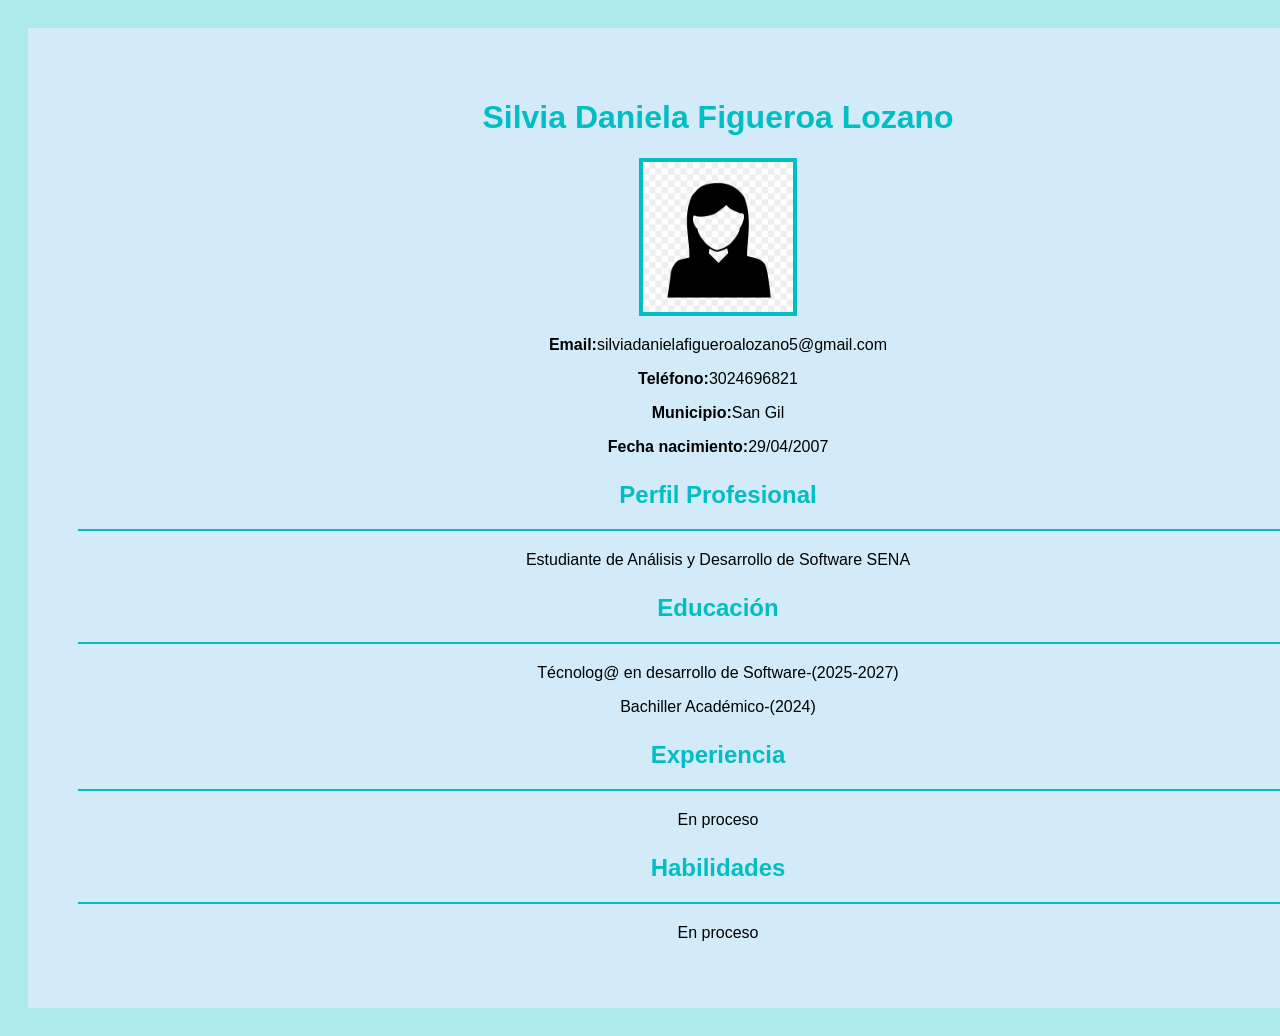
<file: Hojadevida/index.html>
<!DOCTYPE html>
<html lang="en">

<head>
    <meta charset="UTF-8">
    <meta name="viewport" content="width=device-width, initial-scale=1.0">
    <title>Hoja de vida-Silvia Figueroa</title>
    <style>
        * {
            margin: 0 px;
            width: 100%;
            font-family: Arial;

        }

        body {
            background-color: rgb(174, 233, 233);
            padding: 20px;
            text-align: center;
        }

        #contenedor {
            padding: 50px;
            padding: white;
            background-color: #d3ebf8;
            margin-top: 25 px;
            width: 100%;
        }

        #contenedor h1 {
            color: rgb(1, 189, 196);
        }

        #imagen {
            align-items: center;
        
            
            width: 100%;
            text-align: center;
        }
.foto{
    width:150px; 
    border: 4px solid rgb(1, 189, 196);
    
}
        #contacto {
            margin-top: 10px;
        }

        #perfil,
        #educación,
        #experiencia,
        #habilidades {
            margin-top: 25px;
        }

        h2 {
            color: rgb(1, 189, 196);
            border-bottom: 2px solid rgb(1, 189, 196);
            padding-bottom: 20px;
        }
    </style>
</head>

<body>
    <div id="contenedor">
        <div id="encabezado">
            <h1>Silvia Daniela Figueroa Lozano</h1>
        </div>
        <div id="imagen">
            <img class="foto" src="img.png" alt="Foto ">
        </div>
        <div class="contacto">
            <p><strong>Email:</strong>silviadanielafigueroalozano5@gmail.com</p>
            <p><strong>Teléfono:</strong>3024696821</p>
            <p><strong>Municipio:</strong>San Gil</p>
            <p><strong>Fecha nacimiento:</strong>29/04/2007</p>
        </div>
        <div id="perfil">
            <h2>Perfil Profesional</h2>
            <p>Estudiante de Análisis y Desarrollo de Software SENA</p>
        </div>
        <div id="educación">
            <h2>Educación</h2>
            <p>Técnolog@ en desarrollo de Software-(2025-2027)</p>
            <p>Bachiller Académico-(2024)</p>
        </div>
        <div id="experiencia">
            <h2>Experiencia</h2>
            <p>En proceso</p>
        </div>
        <div id="habilidades">
            <h2>Habilidades</h2>
            <p>En proceso</p>
        </div>
    </div>
</body>

</html>
</file>
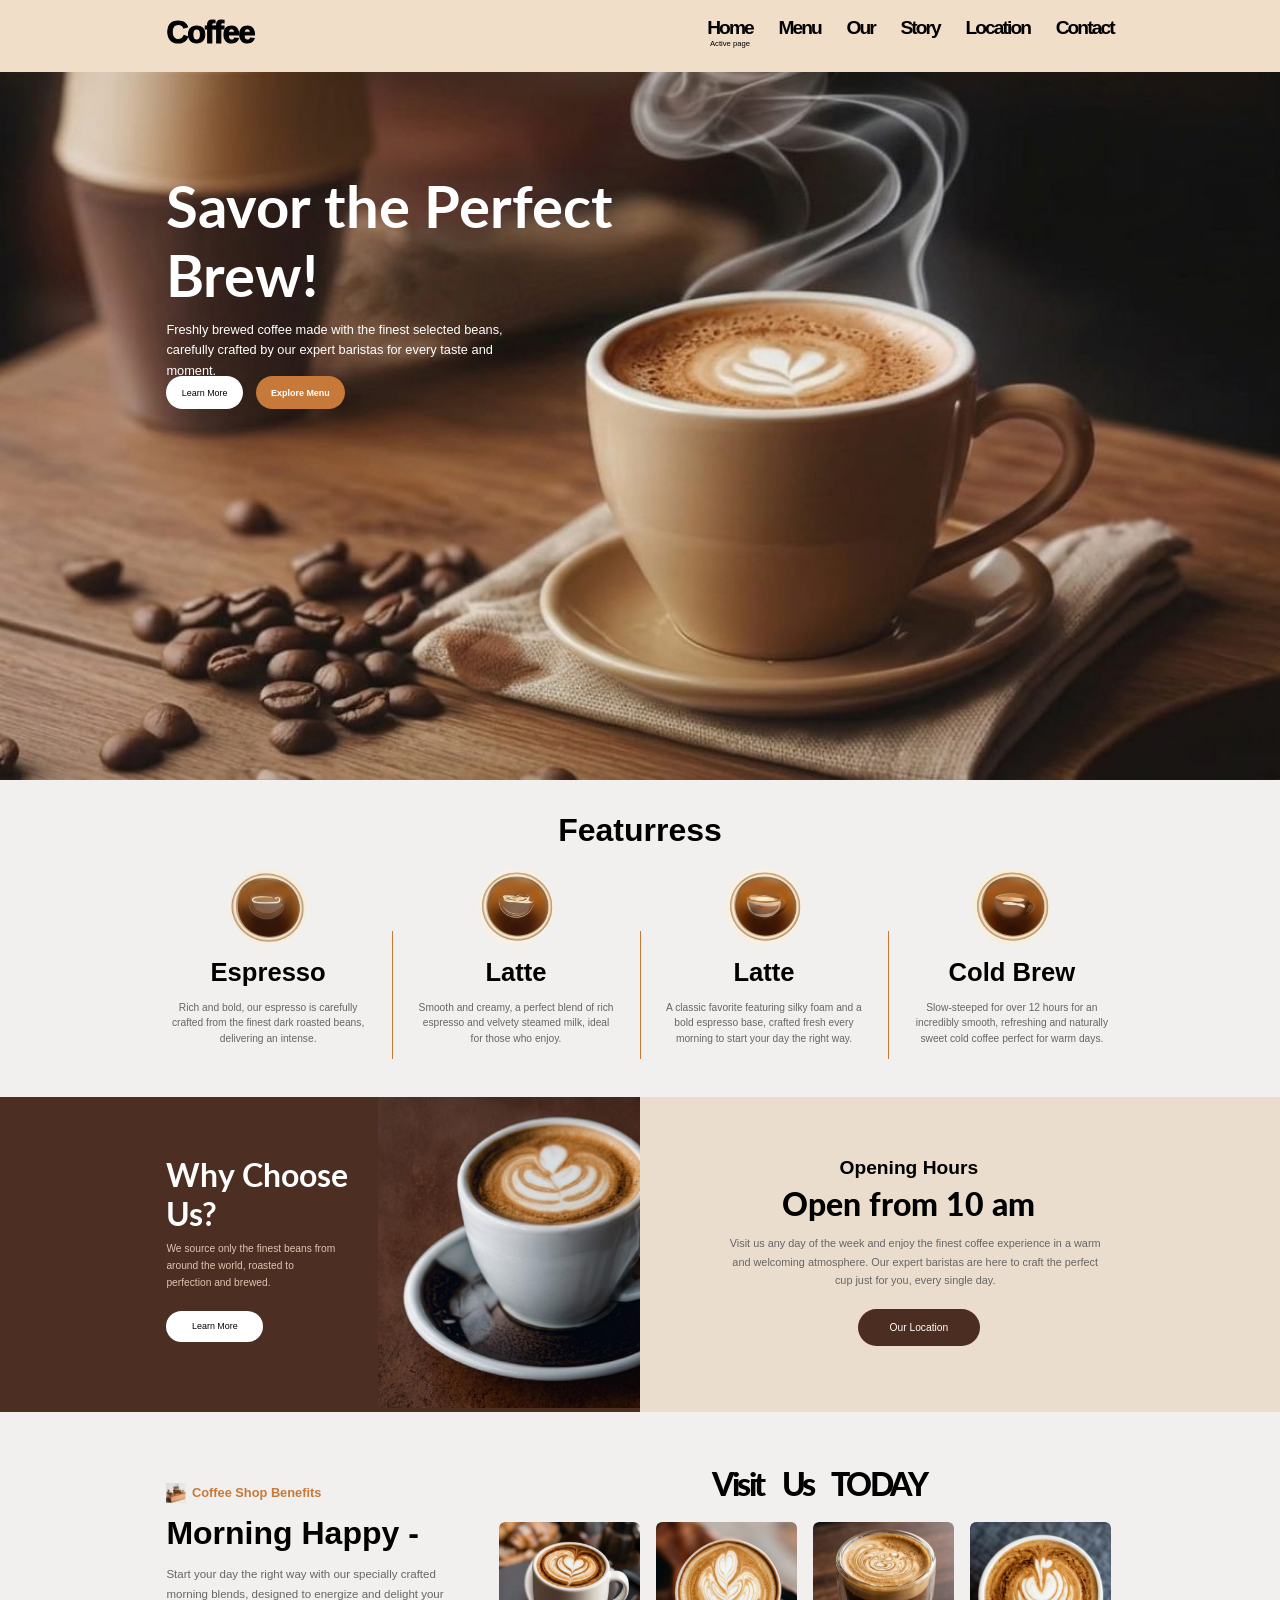
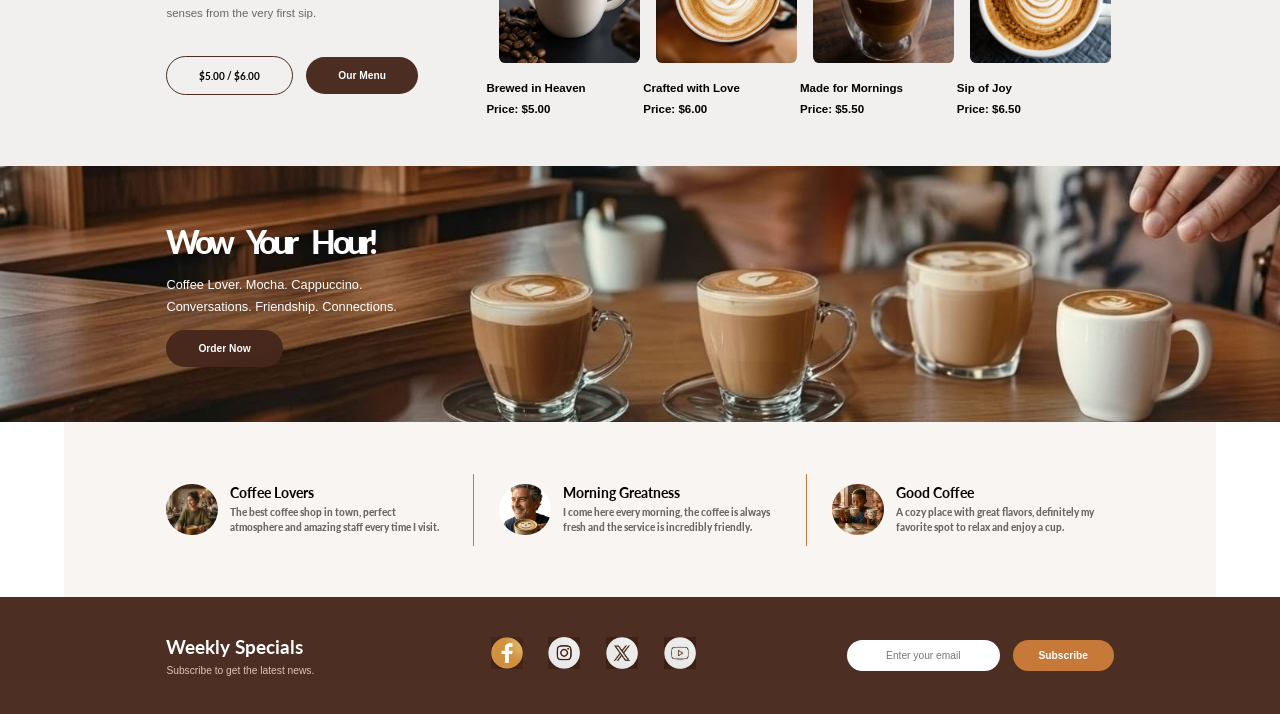
<file: PagCafe/index.html>
<!DOCTYPE html>
<html lang="es">

<head>
    <meta charset="UTF-8">
    <meta name="viewport" content="width=device-width, initial-scale=1.0">
    <title>Página Café</title>

    <link rel="preconnect" href="https://fonts.googleapis.com">
    <link rel="preconnect" href="https://fonts.gstatic.com" crossorigin>
    <link
        href="https://fonts.googleapis.com/css2?family=Great+Vibes&family=Montserrat:ital,wght@0,100..900;1,100..900&family=Playfair+Display:ital,wght@0,400..900;1,400..900&display=swap"
        rel="stylesheet">
    <link href="https://fonts.googleapis.com/css2?family=Lato:wght@700&display=swap" rel="stylesheet">

    <link rel="stylesheet" href="style.css">
</head>

<body>

    <header>
        <nav class="nav-box">
            <div class="box-left">
                <h2 class="text1">Coffee</h2>
            </div>

            <input type="checkbox" id="hamburger-toggle" class="hamburger-toggle">

            <label class="hamburger" for="hamburger-toggle" aria-label="Abrir menú de navegación">
                <span></span>
                <span></span>
                <span></span>
            </label>

            <div class="box-right">
                <a href="#Home">Home <span class="pagina-activa">Active&nbsp;page</span></a>
                <a href="#Menu">Menu</a>
                <a href="#Our">Our</a>
                <a href="#Story">Story</a>
                <a href="#Location">Location</a>
                <a href="#Contact">Contact</a>
            </div>
        </nav>
    </header>


    <main>

        <!-- HERO -->
        <div class="hero-wrapper">
            <img class="imagen2" src="imagenes/img1.jpeg">
            <h2 class="text2">Savor the Perfect Brew!</h2>
            <p class="texto-descripcion">Freshly brewed coffee made with the finest selected beans, carefully crafted by
                our expert baristas for every taste and moment.</p>
            <div class="contenedor-botones">
                <button class="boton-blanco">Learn More</button>
                <button class="boton-naranja">Explore Menu</button>
            </div>
        </div>


        <!-- FEATURRESS -->
        <section class="seccion-destacados">
            <h2 class="titulo-destacados">Featurress</h2>
            <div class="contenedor-tarjetas">

                <div class="tarjeta-cafe">
                    <img src="imagenes/espresso.jpeg" alt="Espresso">
                    <div class="tarjeta-texto">
                        <h3>Espresso</h3>
                        <p>Rich and bold, our espresso is carefully crafted from the finest dark roasted beans,
                            delivering an intense.</p>
                    </div>
                </div>

                <div class="linea-vertical"></div>

                <div class="tarjeta-cafe">
                    <img src="imagenes/latte.jpeg" alt="Latte">
                    <div class="tarjeta-texto">
                        <h3>Latte</h3>
                        <p>Smooth and creamy, a perfect blend of rich espresso and velvety steamed milk, ideal for those
                            who enjoy.</p>
                    </div>
                </div>

                <div class="linea-vertical"></div>

                <div class="tarjeta-cafe">
                    <img src="imagenes/latte2.jpeg" alt="Latte">
                    <div class="tarjeta-texto">
                        <h3>Latte</h3>
                        <p>A classic favorite featuring silky foam and a bold espresso base, crafted fresh every morning
                            to start your day the right way.</p>
                    </div>
                </div>

                <div class="linea-vertical"></div>

                <div class="tarjeta-cafe">
                    <img src="imagenes/cold-brew.jpeg" alt="Cold Brew">
                    <div class="tarjeta-texto">
                        <h3>Cold Brew</h3>
                        <p>Slow-steeped for over 12 hours for an incredibly smooth, refreshing and naturally sweet cold
                            coffee perfect for warm days.</p>
                    </div>
                </div>

            </div>
        </section>


        <!-- WHY CHOOSE US -->
        <section class="seccion-porque">

            <div class="porque-izquierda-wrapper">
                <div class="porque-izquierda">
                    <h2>Why Choose Us?</h2>
                    <p>We source only the finest beans from around the world, roasted to perfection and brewed.</p>
                    <button class="boton-blanco-oscuro">Learn More</button>
                </div>
                <div class="porque-imagen">
                    <img src="imagenes/por-que.jpeg" alt="Latte art">
                </div>
            </div>

            <div class="porque-horario">
                <p class="horario-label">Opening Hours</p>
                <h3 class="horario-hora">Open from 10 am</h3>
                <p class="horario-descripcion">Visit us any day of the week and enjoy the finest coffee experience in a
                    warm and welcoming atmosphere. Our expert baristas are here to craft the perfect cup just for you,
                    every single day.</p>
                <button class="boton-horario">Our Location</button>
            </div>

        </section>

<!-- MORNING HAPPY -->
<section class="seccion-morning">

    <div class="morning-izquierda">
        <div class="morning-etiqueta">
            <img src="imagenes/icono-tasa.jpeg" alt="Icono taza">
            <span>Coffee Shop Benefits</span>
        </div>
        <h2 class="morning-titulo">Morning Happy -</h2>
        <p class="morning-descripcion">Start your day the right way with our specially crafted morning blends, designed to energize and delight your senses from the very first sip.</p>
        <div class="morning-precio-boton">
    <button class="boton-precio">$5.00 / $6.00</button>
    <button class="boton-morning">Our Menu</button>
</div>
    </div>

    <div class="morning-derecha">
        <h3 class="visita-titulo">Visit Us TODAY</h3>
        <div class="visita-grid">
            <div class="visita-item">
                <img src="imagenes/visita1.jpeg" alt="Café 1">
                <p class="visita-nombre">Brewed in Heaven</p>
                <p class="visita-nombre2">Price: $5.00</p>
            </div>
            <div class="visita-item">
                <img src="imagenes/visita2.jpeg" alt="Café 2">
                <p class="visita-nombre">Crafted with Love</p>
                <p class="visita-nombre2">Price: $6.00</p>
            </div>
            <div class="visita-item">
                <img src="imagenes/visita3.jpeg" alt="Café 3">
                <p class="visita-nombre">Made for Mornings</p>
                <p class="visita-nombre2">Price: $5.50</p>
            </div>
            <div class="visita-item">
                <img src="imagenes/visita4.jpeg" alt="Café 4">
                <p class="visita-nombre">Sip of Joy</p>
                <p class="visita-nombre2">Price: $6.50</p>
            </div>
        </div>
    </div>

</section>

<!-- WOW YOUR HOUR -->
<section class="seccion-wow">
    <img class="wow-imagen" src="imagenes/wow.jpeg" alt="Tazas de café">
    <div class="wow-overlay">
        <div class="wow-texto">
    <h2 class="wow-titulo">Wow Your Hour!</h2>
    <p class="wow-descripcion">Coffee Lover. Mocha. Cappuccino. Conversations. Friendship. Connections.</p>
    <button class="boton-wow">Order Now</button>
</div>
    </div>
</section>


<!-- TESTIMONIOS -->
<section class="seccion-testimonios">

    <div class="testimonio">
        <img src="imagenes/cliente1.jpeg" alt="Cliente 1">
        <div class="testimonio-texto">  
            <h3>Coffee Lovers</h3>
            <p>The best coffee shop in town, perfect atmosphere and amazing staff every time I visit.</p>
        </div>
    </div>

    <div class="linea-vertical-testimonio"></div>

    <div class="testimonio">
        <img src="imagenes/cliente2.jpeg" alt="Cliente 2">
        <div class="testimonio-texto">
            <h3>Morning Greatness</h3>
            <p>I come here every morning, the coffee is always fresh and the service is incredibly friendly.</p>
        </div>
    </div>

    <div class="linea-vertical-testimonio"></div>

    <div class="testimonio">
        <img src="imagenes/cliente3.jpeg" alt="Cliente 3">
        <div class="testimonio-texto">
            <h3>Good Coffee</h3>
            <p>A cozy place with great flavors, definitely my favorite spot to relax and enjoy a cup.</p>
        </div>
    </div>

</section>


<!-- FOOTER -->
<footer class="pie-pagina">
    <div class="footer-izquierda">
        <h3>Weekly Specials</h3>
        <p>Subscribe to get the latest news.</p>
    </div>

    <div class="footer-iconos">
        <a href="#"><img src="imagenes/icono-facebook.jpeg" alt="Facebook"></a>
        <a href="#"><img src="imagenes/icono-instagram.jpeg" alt="Instagram"></a>
        <a href="#"><img src="imagenes/icono-x.jpeg" alt="Twitter"></a>
        <a href="#"><img src="imagenes/icono-youtube.jpeg" alt="YouTube"></a>
    </div>

    <div class="footer-botones">
        <input type="email" placeholder="Enter your email" class="footer-input">
        <button class="boton-suscribirse">Subscribe</button>
    </div>
</footer>

    </main>

</body>

</html>
</file>
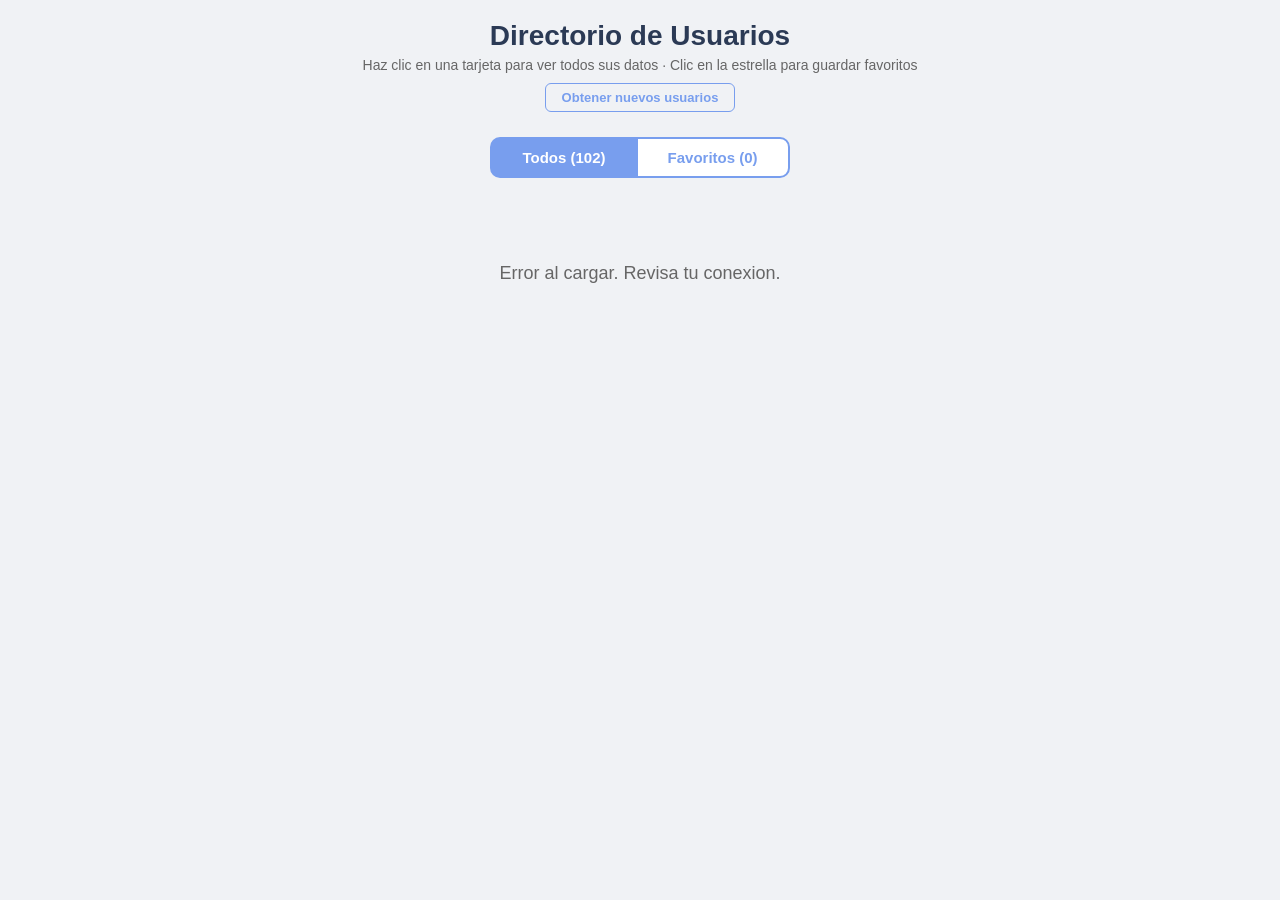
<file: tarjetas/index.html>
<!DOCTYPE html>
<!--
  DIRECTORIO DE USUARIOS
  =====================
  Aplicación web que muestra un directorio de usuarios obtenido de la API RandomUser.
  Características:
  - Visualización de tarjetas de usuarios en grid responsivo
  - Sistema de favoritos persistente con localStorage
  - Caché de usuarios para evitar solicitudes repetidas a la API
  - Pestaña para filtrar entre "Todos" y "Favoritos"
  - Detalle completo de cada usuario en tarjeta.html
  - Búsqueda de duplicados por email y foto
  
  API: https://randomuser.me/api/
-->
<html lang="es">
<head>
<meta charset="UTF-8">
<meta name="viewport" content="width=device-width, initial-scale=1.0">
<title>Directorio de Usuarios</title>
<style>
  :root {
    --primary: #789eee;
    --primary-dark: #2b3a55;
    --bg: #f0f2f5;
    --card-bg: #ffffff;
    --text: #333333;
    --text-light: #666666;
    --star: #f5c518;
    --star-empty: #ccc;
    --male: #4a90d9;
    --female: #d94f8c;
    --radius: 10px;
  }

  * { margin: 0; padding: 0; box-sizing: border-box; }

  body {
    font-family: Arial, sans-serif;
    background-color: var(--bg);
    padding: 20px;
  }

  header {
    text-align: center;
    margin-bottom: 25px;
  }

  header h1 {
    color: var(--primary-dark);
    font-size: 28px;
    margin-bottom: 5px;
  }

  header p {
    color: var(--text-light);
    font-size: 14px;
    margin-bottom: 10px;
  }

  .btn-recargar {
    display: inline-block;
    background-color: transparent;
    color: var(--primary);
    border: 1px solid var(--primary);
    padding: 6px 16px;
    font-size: 13px;
    font-weight: bold;
    border-radius: 6px;
    cursor: pointer;
    transition: background-color 0.2s, color 0.2s;
  }

  .btn-recargar:hover {
    background-color: var(--primary);
    color: white;
  }

  /* TABS */
  .tabs {
    display: flex;
    justify-content: center;
    gap: 0;
    margin-bottom: 25px;
  }

  .tab {
    background-color: var(--card-bg);
    border: 2px solid var(--primary);
    color: var(--primary);
    padding: 10px 30px;
    font-size: 15px;
    font-weight: bold;
    cursor: pointer;
    transition: background-color 0.2s, color 0.2s;
  }

  .tab:first-child {
    border-radius: var(--radius) 0 0 var(--radius);
    border-right: none;
  }

  .tab:last-child {
    border-radius: 0 var(--radius) var(--radius) 0;
  }

  .tab.active {
    background-color: var(--primary);
    color: white;
  }

  .tab:hover:not(.active) {
    background-color: #e8f0fe;
  }

  /* CONTENEDORES */
  #seccionTodos, #seccionFavoritos {
    display: flex;
    flex-wrap: wrap;
    justify-content: center;
    gap: 15px;
    max-width: 1200px;
    margin: 0 auto;
  }

  #seccionFavoritos {
    display: none;
  }

  .vacio {
    text-align: center;
    padding: 50px 20px;
    color: var(--text-light);
    font-size: 18px;
    width: 100%;
  }

  .vacio .icono {
    font-size: 50px;
    margin-bottom: 10px;
  }

  /* TARJETA */
  .tarjeta {
    background: var(--card-bg);
    border: 1px solid #ddd;
    border-radius: var(--radius);
    padding: 15px;
    width: 180px;
    text-align: center;
    cursor: pointer;
    position: relative;
    transition: transform 0.2s, box-shadow 0.2s;
  }

  .tarjeta:hover {
    transform: translateY(-3px);
    box-shadow: 0 6px 16px rgba(0,0,0,0.15);
  }

  .tarjeta img {
    width: 100%;
    height: 150px;
    object-fit: cover;
    border-radius: 6px;
  }

  .tarjeta .nombre {
    font-weight: bold;
    font-size: 15px;
    margin-top: 10px;
    color: var(--text);
  }

  .tarjeta .genero {
    font-size: 13px;
    margin-top: 5px;
  }

  .tarjeta .edad {
    font-size: 13px;
    color: var(--text-light);
    margin-top: 3px;
  }

  .hombre { color: var(--male); }
  .mujer { color: var(--female); }

  /* ESTRELLA FAVORITO */
  .estrella {
    position: absolute;
    top: 8px;
    right: 8px;
    font-size: 22px;
    cursor: pointer;
    -webkit-user-select: none;
    user-select: none;
    z-index: 2;
    transition: transform 0.2s;
  }

  .estrella:hover {
    transform: scale(1.3);
  }

  .estrella.activa {
    color: var(--star);
    text-shadow: 0 0 6px rgba(245, 197, 24, 0.5);
  }

  .estrella.inactiva {
    color: var(--star-empty);
  }

  /* CARGANDO */
  #cargando {
    text-align: center;
    padding: 60px;
    font-size: 18px;
    color: var(--text-light);
  }
</style>
</head>
<body>

<header>
  <h1>Directorio de Usuarios</h1>
  <p>Haz clic en una tarjeta para ver todos sus datos · Clic en la estrella para guardar favoritos</p>
  <button class="btn-recargar" onclick="recargarUsuarios()">Obtener nuevos usuarios</button>
</header>

<!-- TABS -->
<div class="tabs">
  <button class="tab active" id="tabTodos" onclick="cambiarTab('todos')">Todos (102)</button>
  <button class="tab" id="tabFavoritos" onclick="cambiarTab('favoritos')">Favoritos (0)</button>
</div>

<!-- SECCION TODOS -->
<div id="cargando">Cargando usuarios...</div>
<div id="seccionTodos"></div>

<!-- SECCION FAVORITOS -->
<div id="seccionFavoritos"></div>

<script>
  // ============================================
  // CONSTANTES
  // ============================================
  var TOTAL = 102;              // Número total de usuarios a obtener
  var CLAVE_CACHE = 'usuarios_v5';  // Clave para almacenar en localStorage
  var seedActual = 'directorio100v1'; // Seed para la API de RandomUser

  // ============================================
  // VARIABLES GLOBALES
  // ============================================
  var usuarios = [];    // Array que almacena todos los usuarios
  var tabActual = 'todos'; // Pestaña actualmente visible

  // ============================================
  // LOCALSTORAGE: FAVORITOS (usa email como ID)
  // ============================================

  function obtenerFavoritos() {
    // Recupera favoritos del localStorage
    // Retorna array vacío si no hay datos guardados
    var datos = localStorage.getItem('favoritos');
    if (datos === null) {
      return [];
    }
    return JSON.parse(datos);
  }

  function guardarFavoritos(lista) {
    // Guarda lista de favoritos en localStorage (convertida a JSON)
    localStorage.setItem('favoritos', JSON.stringify(lista));
  }

  function esFavorito(email) {
    // Busca si un usuario (por email) está en la lista de favoritos
    // Retorna true si existe, false en caso contrario
    var favoritos = obtenerFavoritos();
    for (var i = 0; i < favoritos.length; i++) {
      if (favoritos[i].email === email) {
        return true;
      }
    }
    return false;
  }

  function toggleFavorito(indice, evento) {
    // Alterna el estado de favorito de un usuario
    // Si no era favorito, lo agrega; si lo era, lo elimina
    evento.stopPropagation(); // Evita que se abra la tarjeta

    var usuario = usuarios[indice];
    var favoritos = obtenerFavoritos();
    var posicion = -1;

    // Busca si el usuario ya está en favoritos
    for (var i = 0; i < favoritos.length; i++) {
      if (favoritos[i].email === usuario.email) {
        posicion = i;
        break;
      }
    }

    // Agrega o quita según corresponda
    if (posicion === -1) {
      favoritos.push(usuario);
    } else {
      favoritos.splice(posicion, 1);
    }

    guardarFavoritos(favoritos);
    actualizarEstrellas();
    actualizarContadorFavoritos();

    if (tabActual === 'favoritos') {
      mostrarFavoritos();
    }
  }

  function actualizarEstrellas() {
    // Actualiza todas las estrellas en las tarjetas
    // Las marca como "activa" (llena) si son favoritos, "inactiva" (vacía) si no
    var estrellas = document.querySelectorAll('.estrella');
    for (var i = 0; i < estrellas.length; i++) {
      var email = estrellas[i].getAttribute('data-email');
      if (esFavorito(email)) {
        estrellas[i].textContent = '\u2605'; // Estrella llena
        estrellas[i].className = 'estrella activa';
      } else {
        estrellas[i].textContent = '\u2606'; // Estrella vacía
        estrellas[i].className = 'estrella inactiva';
      }
    }
  }

  function actualizarContadorFavoritos() {
    // Actualiza el número que aparece en la pestaña de favoritos
    var favoritos = obtenerFavoritos();
    var tabFav = document.getElementById('tabFavoritos');
    tabFav.textContent = 'Favoritos (' + favoritos.length + ')';
  }

  // ============================================
  // FILTRAR DUPLICADOS POR EMAIL Y POR FOTO
  // ============================================
  // Elimina usuarios con emails duplicados o la misma foto
  // Asegura exactamente 102 usuarios únicos
  function filtrarDuplicados(lista) {
    var vistosEmail = [];
    var vistosFoto = [];
    var unicos = [];

    for (var i = 0; i < lista.length; i++) {
      if (unicos.length >= TOTAL) {
        break; // Ya tenemos suficientes usuarios
      }

      var email = lista[i].email;
      var foto = lista[i].picture.large;
      var repetido = false;

      // Verifica si el email ya fue visto
      for (var j = 0; j < vistosEmail.length; j++) {
        if (vistosEmail[j] === email) {
          repetido = true;
          break;
        }
      }

      // Verifica si la foto ya fue vista
      if (repetido === false) {
        for (var j = 0; j < vistosFoto.length; j++) {
          if (vistosFoto[j] === foto) {
            repetido = true;
            break;
          }
        }
      }

      // Si no es repetido, lo agrega a la lista
      if (repetido === false) {
        vistosEmail.push(email);
        vistosFoto.push(foto);
        unicos.push(lista[i]);
      }
    }

    return unicos;
  }

  // ============================================
  // CARGAR USUARIOS (con caché en localStorage)
  // ============================================
  // Intenta cargar de caché. Si no hay datos, obtiene nuevos de la API
  function cargarUsuarios() {
    var cargando = document.getElementById('cargando');
    var cache = localStorage.getItem(CLAVE_CACHE);

    // Si hay caché, lo usa inmediatamente
    if (cache !== null) {
      usuarios = JSON.parse(cache);
      cargando.style.display = 'none';
      mostrarTodos();
      actualizarContadorFavoritos();
      document.getElementById('tabTodos').textContent = 'Todos (' + usuarios.length + ')';
      return;
    }

    // Si no hay caché, obtiene nuevos datos
    fetchDesdeAPI();
  }

  // Obtiene usuarios de la API RandomUser
  function fetchDesdeAPI() {
    var cargando = document.getElementById('cargando');

    // Solicita 150 usuarios (para poder filtrar duplicados)
    fetch('https://randomuser.me/api/?results=150&seed=' + seedActual)
      .then(function(respuesta) {
        return respuesta.json();
      })
      .then(function(datos) {
        // Filtra duplicados para obtener exactamente 102
        usuarios = filtrarDuplicados(datos.results);

        // Guarda en caché para evitar solicitudes repetidas
        localStorage.setItem(CLAVE_CACHE, JSON.stringify(usuarios));

        // Muestra los usuarios
        cargando.style.display = 'none';
        mostrarTodos();
        actualizarContadorFavoritos();
        document.getElementById('tabTodos').textContent = 'Todos (' + usuarios.length + ')';
      })
      .catch(function(error) {
        cargando.textContent = 'Error al cargar. Revisa tu conexion.';
        console.log(error);
      });
  }

  // Limpia el caché y obtiene nuevos usuarios
  function recargarUsuarios() {
    localStorage.removeItem(CLAVE_CACHE);
    usuarios = [];
    document.getElementById('seccionTodos').innerHTML = '';
    document.getElementById('cargando').style.display = 'block';
    document.getElementById('cargando').textContent = 'Cargando usuarios...';

    // Usa timestamp para obtener usuarios diferentes
    seedActual = 'directorio' + Date.now();

    fetchDesdeAPI();
  }

  // ============================================
  // GENERAR HTML DE TARJETAS
  // ============================================
  // Crea el HTML para cada usuario en forma de tarjeta

  // Tarjeta para la lista de "Todos"
  function crearTarjetaHTML(u, indice) {
    var generoTexto = u.gender === 'male' ? 'Hombre' : 'Mujer';
    var claseGenero = u.gender === 'male' ? 'hombre' : 'mujer';
    var claseEstrella = esFavorito(u.email) ? 'estrella activa' : 'estrella inactiva';
    var simboloEstrella = esFavorito(u.email) ? '\u2605' : '\u2606';

    var html =
      '<div class="tarjeta" onclick="verTarjeta(' + indice + ')">' +
        '<span class="' + claseEstrella + '" data-email="' + u.email + '" onclick="toggleFavorito(' + indice + ', event)">' + simboloEstrella + '</span>' +
        '<img src="' + u.picture.large + '">' +
        '<div class="nombre">' + u.name.first + ' ' + u.name.last + '</div>' +
        '<div class="genero ' + claseGenero + '">' + generoTexto + '</div>' +
        '<div class="edad">' + u.dob.age + ' a\u00f1os</div>' +
      '</div>';

    return html;
  }

  // Tarjeta para la lista de "Favoritos"
  function crearTarjetaFavoritoHTML(u) {
    var generoTexto = u.gender === 'male' ? 'Hombre' : 'Mujer';
    var claseGenero = u.gender === 'male' ? 'hombre' : 'mujer';

    var html =
      '<div class="tarjeta" onclick="verTarjetaFavorito(\'' + u.email + '\')">' +
        '<span class="estrella activa" data-email="' + u.email + '" onclick="quitarFavorito(\'' + u.email + '\', event)">\u2605</span>' +
        '<img src="' + u.picture.large + '">' +
        '<div class="nombre">' + u.name.first + ' ' + u.name.last + '</div>' +
        '<div class="genero ' + claseGenero + '">' + generoTexto + '</div>' +
        '<div class="edad">' + u.dob.age + ' a\u00f1os</div>' +
      '</div>';

    return html;
  }

  // Quita un usuario de favoritos desde la lista de favoritos
  function quitarFavorito(email, evento) {
    evento.stopPropagation();

    var favoritos = obtenerFavoritos();
    var posicion = -1;

    for (var i = 0; i < favoritos.length; i++) {
      if (favoritos[i].email === email) {
        posicion = i;
        break;
      }
    }

    if (posicion !== -1) {
      favoritos.splice(posicion, 1);
      guardarFavoritos(favoritos);
      actualizarContadorFavoritos();
      actualizarEstrellas();
      mostrarFavoritos();
    }
  }

  // Abre la tarjeta de detalle de un favorito
  function verTarjetaFavorito(email) {
    var favoritos = obtenerFavoritos();
    var usuario = null;

    for (var i = 0; i < favoritos.length; i++) {
      if (favoritos[i].email === email) {
        usuario = favoritos[i];
        break;
      }
    }

    if (usuario !== null) {
      localStorage.setItem('usuarioSeleccionado', JSON.stringify(usuario));
      window.location.href = 'tarjeta.html';
    }
  }

  // ============================================
  // MOSTRAR SECCIONES
  // ============================================
  // Renderiza las listas de tarjetas

  // Muestra todos los usuarios
  function mostrarTodos() {
    var seccion = document.getElementById('seccionTodos');
    var html = '';
    for (var i = 0; i < usuarios.length; i++) {
      html = html + crearTarjetaHTML(usuarios[i], i);
    }
    seccion.innerHTML = html;
  }

  // Muestra solo los usuarios favoritos
  function mostrarFavoritos() {
    var seccion = document.getElementById('seccionFavoritos');
    var favoritos = obtenerFavoritos();

    if (favoritos.length === 0) {
      seccion.innerHTML =
        '<div class="vacio">' +
          '<div class="icono">\u2606</div>' +
          '<div>No hay usuarios favoritos a\u00fan</div>' +
        '</div>';
      return;
    }

    var html = '';
    for (var i = 0; i < favoritos.length; i++) {
      html = html + crearTarjetaFavoritoHTML(favoritos[i]);
    }
    seccion.innerHTML = html;
  }

  // ============================================
  // CAMBIAR TAB
  // ============================================
  // Alterna entre "Todos" y "Favoritos"

  function cambiarTab(tab) {
    tabActual = tab;

    var tabTodos = document.getElementById('tabTodos');
    var tabFavoritos = document.getElementById('tabFavoritos');
    var seccionTodos = document.getElementById('seccionTodos');
    var seccionFavoritos = document.getElementById('seccionFavoritos');

    if (tab === 'todos') {
      // Activa la pestaña "Todos"
      tabTodos.className = 'tab active';
      tabFavoritos.className = 'tab';
      seccionTodos.style.display = 'flex';
      seccionFavoritos.style.display = 'none';
      mostrarTodos();
    } else {
      // Activa la pestaña "Favoritos"
      tabTodos.className = 'tab';
      tabFavoritos.className = 'tab active';
      seccionTodos.style.display = 'none';
      seccionFavoritos.style.display = 'flex';
      mostrarFavoritos();
    }
  }

  // ============================================
  // IR A LA TARJETA INDIVIDUAL
  // ============================================
  // Guarda el usuario en localStorage y navega a tarjeta.html

  function verTarjeta(indice) {
    var usuario = usuarios[indice];
    localStorage.setItem('usuarioSeleccionado', JSON.stringify(usuario));
    window.location.href = 'tarjeta.html';
  }

  // ============================================
  // EJECUTAR AL CARGAR LA PÁGINA
  // ============================================
  cargarUsuarios();
</script>

</body>
</html>
</file>
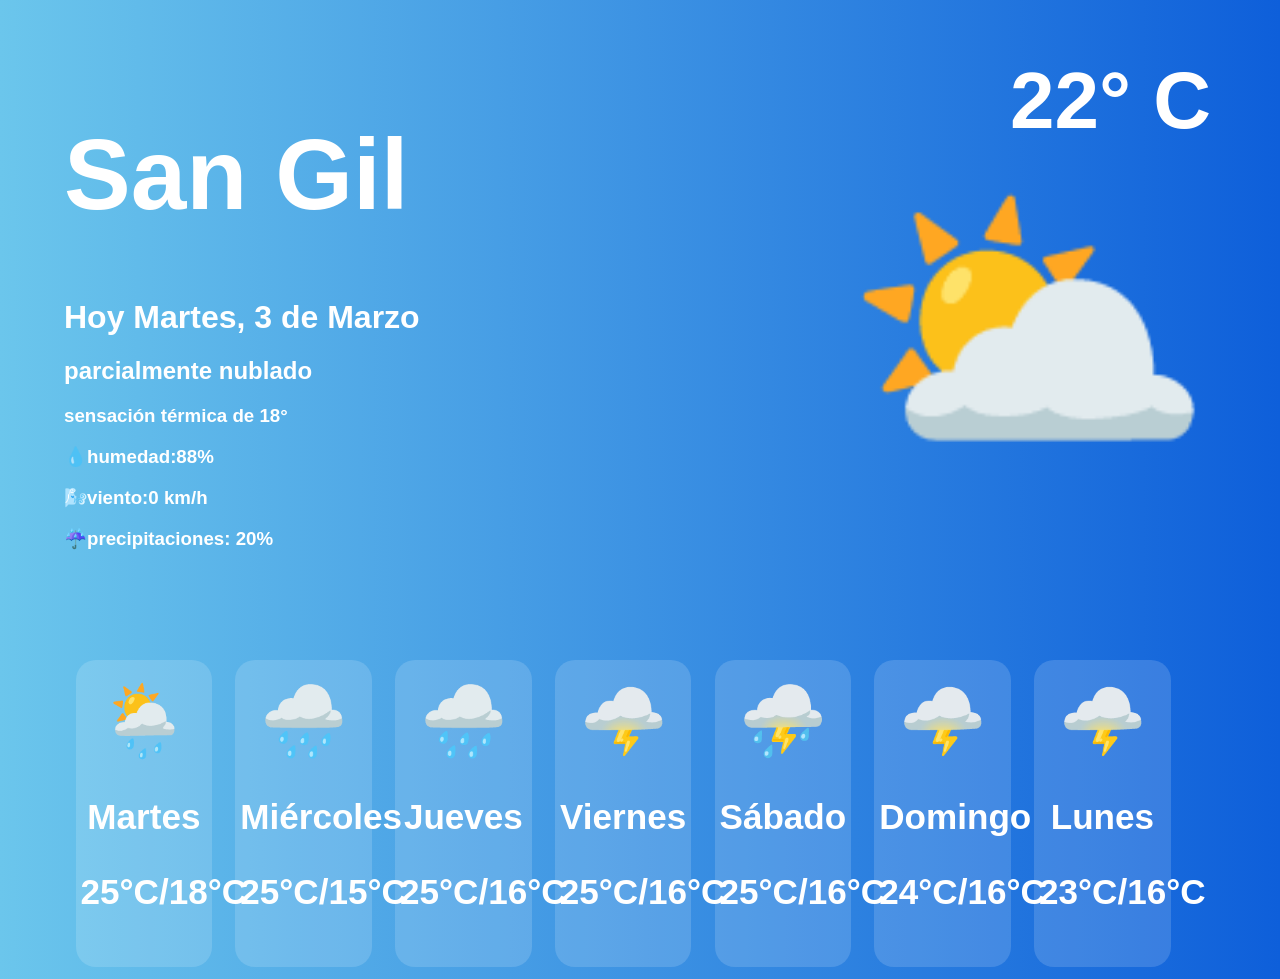
<file: Widgetdelclima/index.html>
<!DOCTYPE html>
<html lang="en">

<head>
    <meta charset="UTF-8">
    <title>Widget del Clima</title>
</head>
<style>
    body {
        margin: 0;
        font-family: Arial, sans-serif;
        background: linear-gradient(to right, #6bc6ec, #0e5fda);
        color: white;
    }

    .tarjeta {
        width: 90%;
        margin: 50px auto;
    }

    #ciudad {
        font-size: 50px;
    }

    .top {
        overflow: hidden;
    }

    .izquierda {
        float: left;
        width: 55%;
    }

    .derecha {
        float: right;
        width: 40%;
        text-align: right;
    }

    .derecha h1 {
        font-size: 80px;
        margin: 5px;
    }

    #ícono {
        font-size: 300px;
    }

    .días {
        margin-top: 80px;

    }

    .días div {
        float: left;
        width: 11%;
        margin: 1%;
        padding: 20px 5px;
        background: rgba(255, 255, 255, 0.15);
        border-radius: 20px;
        text-align: center;
        font-size: 30px;
    }

    .emoji {
        font-size: 70px;
    }
</style>

<body>
    <div class="tarjeta">
        <div class="top">
            <div class="izquierda">
                <div id="ciudad">
                    <h1>San Gil</h1>
                </div>
                <h1>Hoy Martes, 3 de Marzo</h1>
                <h2>parcialmente nublado</h2>
                <h3>sensación térmica de 18°</h3>
                <h3>💧humedad:88%</h3>
                <h3>🌬️viento:0 km/h</h3>
                <h3>☔precipitaciones: 20%</h3>
            </div>
            <div class="derecha">
                <div id="temperatura">
                </div>
                <h1>22° C </h1>
                <div id="ícono">⛅
                </div>
            </div>
        </div>
        <div class="días">
            <div id="martes">
                <span class="emoji">🌦️</span>
                <h3>Martes</h3>
                <h3>25°C/18°C</h3>
            </div>
            <div id="miércoles">
                <span class="emoji">🌧️</span>
                <h3>Miércoles</h3>
                <h3>25°C/15°C</h3>
            </div>
            <div id="jueves">
                <span class="emoji">🌧️</span>
                <h3>Jueves</h3>
                <h3>25°C/16°C</h3>
            </div>
            <div id="viernes">
                <span class="emoji">🌩️</span>
                <h3>Viernes</h3>
                <h3>25°C/16°C</h3>
            </div>
            <div id="sábado">
                <span class="emoji">⛈️</span>
                <h3>Sábado</h3>
                <h3>25°C/16°C</h3>
            </div>
            <div id="domingo">
                <span class="emoji">🌩️</span>
                <h3>Domingo</h3>
                <h3>24°C/16°C</h3>
            </div>
            <div id="lunes">
                <span class="emoji">🌩️</span>
                <h3>Lunes</h3>
                <h3>23°C/16°C</h3>
            </div>
        </div>
    </div>

</body>

</html>
</file>
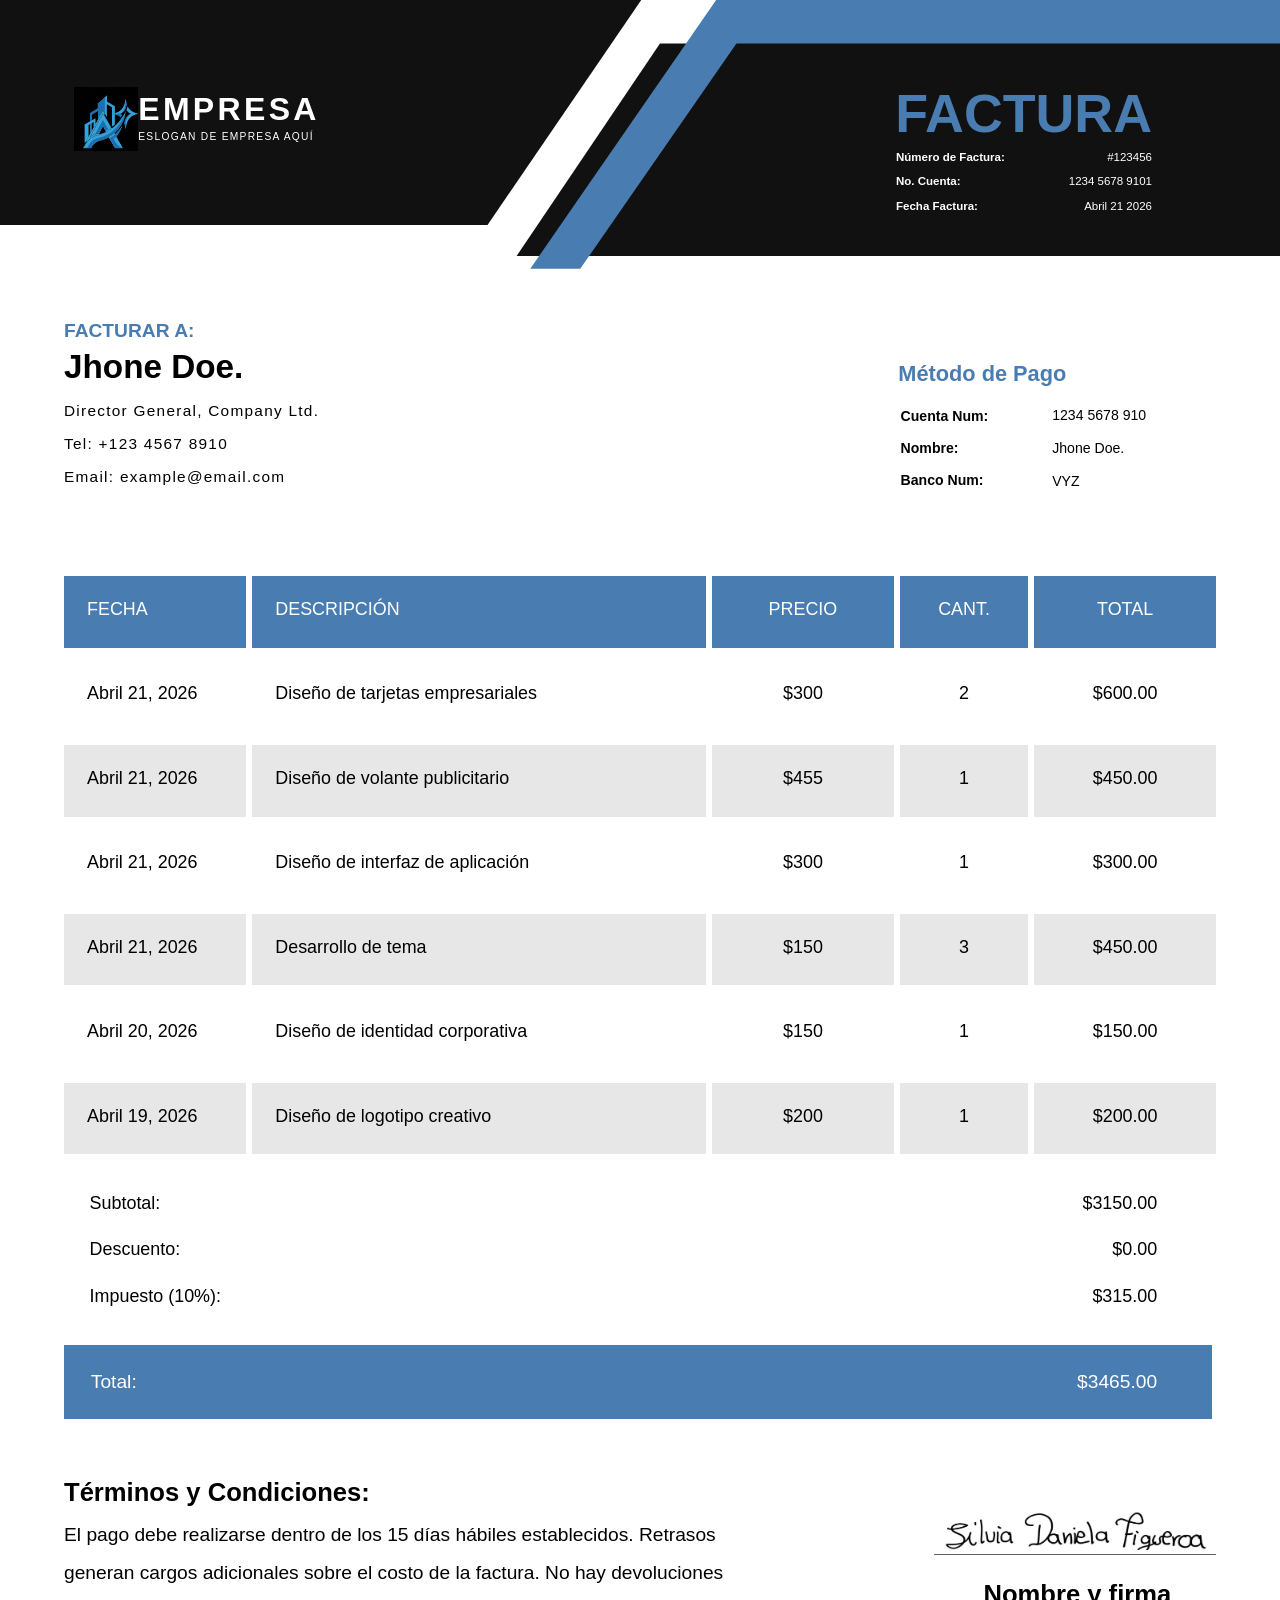
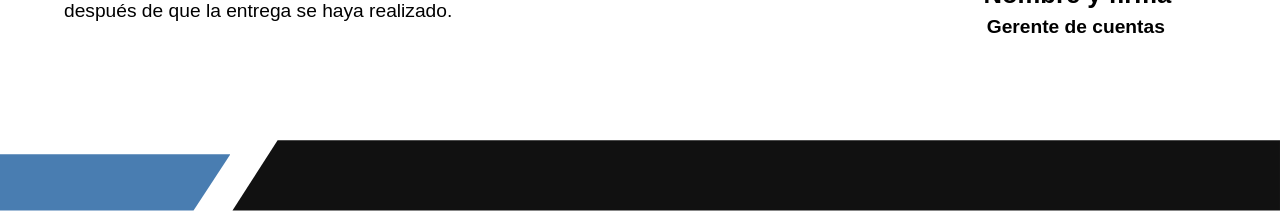
<file: invoice/factura.html>
<!DOCTYPE html>
<html lang="es">

<head>
  <meta charset="UTF-8">
  <meta name="viewport" content="width=device-width, initial-scale=1.0">
  <title>Factura</title>
  <link rel="stylesheet" href="styles.css">
</head>

<body>

  <!-- HEADER: logo, nombre empresa y datos de la factura -->
  <section class="header">

    <!-- Bloque izquierdo: logo y nombre -->
    <div class="header-figura-izquierda">
      <div class="eslogan">
        <img src="[data-uri]" alt="Logo empresa">
      </div>
      <div class="company">
        <b>EMPRESA</b>
        <p class="p">ESLOGAN DE EMPRESA AQUÍ</p>
      </div>
    </div>

    <!-- Franjas decorativas (solo visibles en desktop) -->
    <div class="franja"></div>
    <div class="franja-superior"></div>

    <!-- Bloque derecho: título FACTURA + número, cuenta y fecha -->
    <div class="header-figura-derecha">
      <div class="invoice"><b>FACTURA</b></div>
      <div class="p1">
        <div class="fila">
          <b>Número de Factura:</b>
          <span>#123456</span>
        </div>
        <div class="fila">
          <b>No. Cuenta:</b>
          <span>1234 5678 9101</span>
        </div>
        <div class="fila">
          <b>Fecha Factura:</b>
          <span>Abril 21 2026</span>
        </div>
      </div>
    </div>

  </section>


  <!-- MAIN: contenido principal -->
  <main class="contenido">

    <!-- INFO: datos del cliente y método de pago -->
    <section class="info">

      <!-- Cliente -->
      <div class="cliente">
        <h3>FACTURAR A:</h3>
        <p class="p2"><b>Jhone Doe.</b></p>
        <p class="p3">Director General, Company Ltd.</p>
        <p class="p3">Tel: +123 4567 8910</p>
        <p class="p3">Email: example@email.com</p>
      </div>

      <!-- Datos bancarios -->
      <div class="pago">
        <h3>Método de Pago</h3>
        <div class="p4">
          <div class="fila1"> <!-- Etiquetas -->
            <b>Cuenta Num:</b><br>
            <b>Nombre:</b><br>
            <b>Banco Num:</b><br>
          </div>
          <div class="fila2"> <!-- Valores -->
            <p>1234 5678 910</p><br>
            <p>Jhone Doe.</p><br>
            <p>VYZ</p><br>
          </div>
        </div>
      </div>

    </section>


    <!-- TABLA: lista de servicios facturados -->
    <div class="tabla">

      <!-- Encabezado de columnas -->
      <div class="fila encabezado">
        <div class="celda">FECHA</div>
        <div class="celda">DESCRIPCIÓN</div>
        <div class="celda peque">PRECIO</div>
        <div class="celda peque">CANT.</div>
        <div class="celda peque">TOTAL</div>
      </div>

      <div class="fila">
        <div class="celda">Abril 21, 2026</div>
        <div class="celda">Diseño de tarjetas empresariales</div>
        <div class="celda peque">$300</div>
        <div class="celda peque">2</div>
        <div class="celda peque">$600.00</div>
      </div>

      <div class="fila">
        <div class="celda">Abril 21, 2026</div>
        <div class="celda">Diseño de volante publicitario</div>
        <div class="celda peque">$455</div>
        <div class="celda peque">1</div>
        <div class="celda peque">$450.00</div>
      </div>

      <div class="fila">
        <div class="celda">Abril 21, 2026</div>
        <div class="celda">Diseño de interfaz de aplicación</div>
        <div class="celda peque">$300</div>
        <div class="celda peque">1</div>
        <div class="celda peque">$300.00</div>
      </div>

      <div class="fila">
        <div class="celda">Abril 21, 2026</div>
        <div class="celda">Desarrollo de tema</div>
        <div class="celda peque">$150</div>
        <div class="celda peque">3</div>
        <div class="celda peque">$450.00</div>
      </div>

      <div class="fila">
        <div class="celda">Abril 20, 2026</div>
        <div class="celda">Diseño de identidad corporativa</div>
        <div class="celda peque">$150</div>
        <div class="celda peque">1</div>
        <div class="celda peque">$150.00</div>
      </div>

      <div class="fila">
        <div class="celda">Abril 19, 2026</div>
        <div class="celda">Diseño de logotipo creativo</div>
        <div class="celda peque">$200</div>
        <div class="celda peque">1</div>
        <div class="celda peque">$200.00</div>
      </div>

    </div>


    <!-- RESUMEN: subtotal, descuento, impuesto y total -->
    <div class="resumen">
      <div class="resumen-box">
        <div><span>Subtotal:</span>       <span>$3150.00</span></div>
        <div><span>Descuento:</span>      <span>$0.00</span></div>
        <div><span>Impuesto (10%):</span> <span>$315.00</span></div>
        <div id="total"> <!-- Barra azul destacada -->
          <p>Total:</p>
          <p>$3465.00</p>
        </div>
      </div>
    </div>


    <!-- TÉRMINOS: condiciones de pago -->
    <div class="terminos">
      <h4><b>Términos y Condiciones:</b></h4>
      <p>
        El pago debe realizarse dentro de los 15 días hábiles establecidos.
        Retrasos generan cargos adicionales sobre el costo de la factura.
        No hay devoluciones después de que la entrega se haya realizado.
      </p>
    </div>


    <!-- FIRMA: imagen, línea y nombre del responsable -->
    <div class="foto-firma">
      <img src="[data-uri]" alt="Firma del responsable">
    </div>

    <div class="linea"></div>

    <div class="firma">
      <p class="p5"><b>Nombre y firma</b></p>
      <p class="p6"><b>Gerente de cuentas</b></p>
    </div>

  </main>


  <!-- FOOTER: franja decorativa inferior azul y negra -->
  <footer class="footer">
    <div class="franja-abajo-izquierda"></div>
    <div class="franja-abajo-derecha"></div>
  </footer>

</body>
</html>
</file>
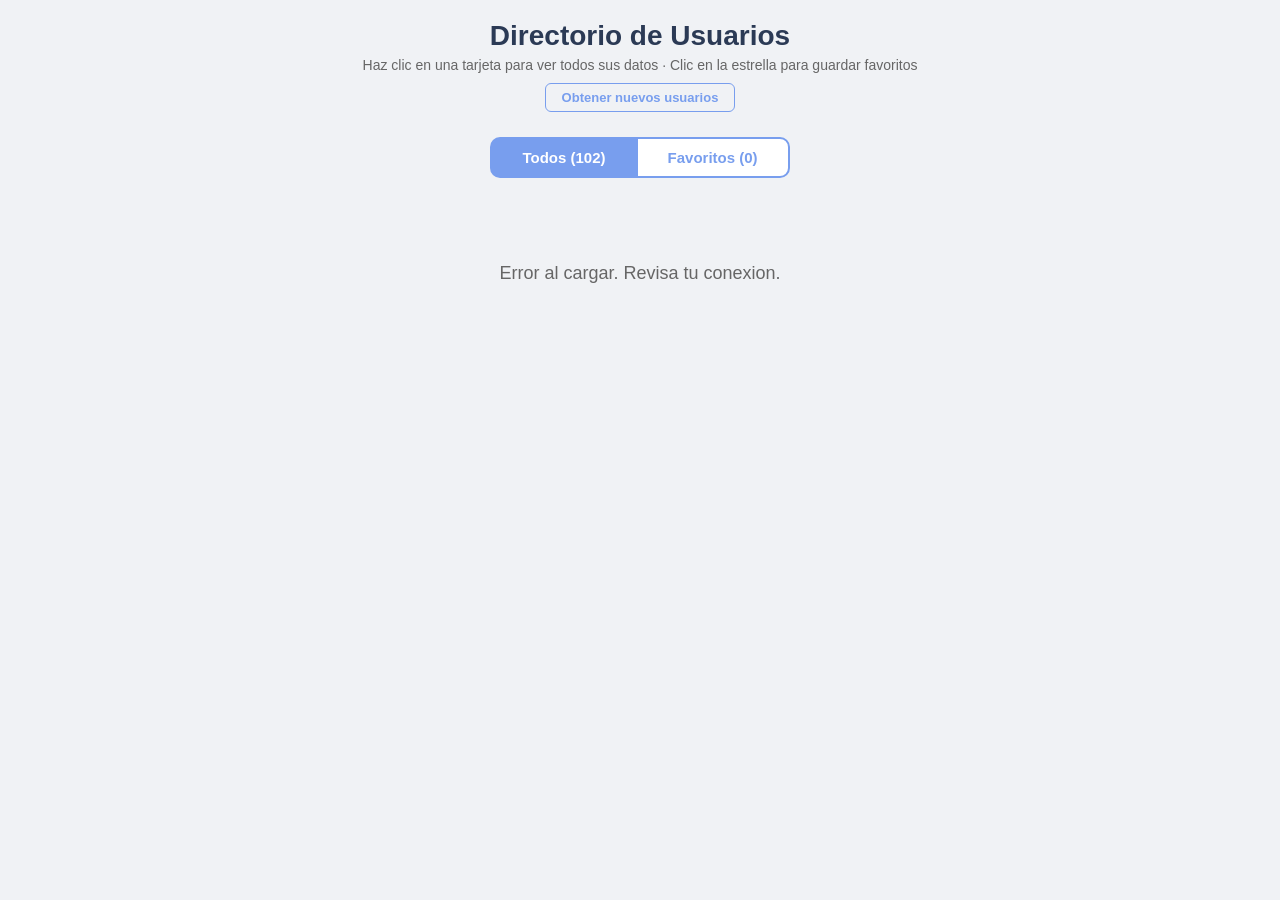
<file: tarjetas/tarjeta.html>
<!doctype html>
<!--
  TARJETA DE PERFIL DE USUARIO
  ============================
  Página de detalle que muestra toda la información de un usuario seleccionado.
  
  Características:
  - Carga datos desde localStorage (enviados por index.html)
  - Avatar circular de alta resolución
  - Botón para volver al directorio
  - Estrella interactiva para marcar/desmarcar favoritos
  - Campos de información personal (nombre, edad, género, etc.)
  - Datos de contacto (correo, teléfono, dirección)
  - Información de ubicación con enlaces a Google Maps
  - Zona horaria y coordenadas geográficas
  - Información de registro de usuario
  
  Navegación:
  - Botón "Volver" → index.html
  - Click en tarjeta en index.html → tarjeta.html
-->
<html lang="es">
<head>
  <meta charset="UTF-8">
  <meta name="viewport" content="width=device-width, initial-scale=1.0">
  <link rel="stylesheet" href="style.css">
  <title>Tarjeta de Perfil</title>
</head>
<body>

  <!-- Barra superior -->
  <div class="barra-superior">
    <a href="index.html" class="btn-volver">← Volver</a>
    <span class="estrella-grande" id="estrellaFav" onclick="toggleFavoritoTarjeta()">☆</span>
  </div>

  <!-- Foto -->
  <div class="avatar">
    <img id="foto" alt="Foto de perfil">
  </div>

  <!-- Titulo (Mr, Mrs...) -->
  <div class="titulo">
    <h1 id="tituloNombre"></h1>
  </div>

  <!-- Nombre y apellido -->
  <div class="nombre">
    <h1 id="nombre"></h1>
    <h1 id="apellido"></h1>
  </div>

  <!-- Genero -->
  <div class="campo">
    <span class="etiqueta">Genero</span>
    <span id="genero"></span>
  </div>

  <!-- Fecha nacimiento -->
  <div class="campo">
    <span class="etiqueta">Fecha de nacimiento</span>
    <span id="fechaNacimiento"></span>
  </div>

  <!-- Edad -->
  <div class="campo">
    <span class="etiqueta">Edad</span>
    <span id="edad"></span>
  </div>

  <!-- Correo -->
  <div class="campo">
    <span class="etiqueta">Correo</span>
    <span id="correo"></span>
  </div>

  <!-- Telefono -->
  <div class="campo">
    <span class="etiqueta">Telefono</span>
    <span id="telefono"></span>
  </div>

  <!-- Direccion -->
  <div class="campo">
    <span class="etiqueta">Direccion</span>
    <span id="direccion"></span>
  </div>

  <!-- Ciudad -->
  <div class="campo">
    <span class="etiqueta">Ciudad</span>
    <span id="ciudad"></span>
  </div>

  <!-- Estado -->
  <div class="campo">
    <span class="etiqueta">Estado</span>
    <span id="estado"></span>
  </div>

  <!-- Pais -->
  <div class="campo">
    <span class="etiqueta">Pais</span>
    <span id="pais"></span>
  </div>

  <!-- Codigo postal -->
  <div class="campo">
    <span class="etiqueta">Codigo postal</span>
    <span id="codigoPostal"></span>
  </div>

  <!-- Nacionalidad -->
  <div class="campo">
    <span class="etiqueta">Nacionalidad</span>
    <span id="nacionalidad"></span>
  </div>

  <!-- Usuario -->
  <div class="campo">
    <span class="etiqueta">Usuario</span>
    <span id="usuario"></span>
  </div>

  <!-- Fecha registro -->
  <div class="campo">
    <span class="etiqueta">Fecha de registro</span>
    <span id="fechaRegistro"></span>
  </div>

  <!-- Años registrado -->
  <div class="campo">
    <span class="etiqueta">Años registrado</span>
    <span id="anosRegistro"></span>
  </div>

  <!-- Zona horaria -->
  <div class="campo">
    <span class="etiqueta">Zona horaria</span>
    <span id="zonaHoraria"></span>
  </div>

  <!-- Coordenadas y mapa -->
  <div class="campo mapa-campo">
    <span class="etiqueta">Coordenadas</span>
    <span id="coordenadas"></span>
    <div class="mapa-links">
      <a id="linkCoordenadas" target="_blank">Ver en Google Maps</a>
      <a id="linkUbicacion" target="_blank">Ver ubicacion</a>
    </div>
  </div>

  <script>
    /* ============================================
       CARGAR DATOS DEL USUARIO
       ============================================
       Lee el usuario seleccionado desde localStorage.
       Este data fue guardado por index.html cuando hiciste clic en una tarjeta.
       Si no hay usuario, redirige automáticamente al directorio.
    */
    var datos = localStorage.getItem('usuarioSeleccionado');

    if (datos === null) {
      alert('No hay usuario seleccionado. Volviendo al directorio...');
      window.location.href = 'index.html';
    }

    var usuario = JSON.parse(datos);
    var emailUsuario = usuario.email; // Email del usuario actualmente visto

    /* ============================================
       FAVORITOS EN TARJETA.HTML
       ============================================
       Sistema de favoritos que sincroniza con index.html.
       Usa el email como identificador único del usuario.
    */

    /**
     * obtenerFavoritos()
     * Lee la lista de usuarios favoritos del localStorage
     */
    function obtenerFavoritos() {
      var datos = localStorage.getItem('favoritos');
      if (datos === null) {
        return [];
      }
      return JSON.parse(datos);
    }

    /**
     * guardarFavoritos(lista)
     * Guarda la lista de favoritos en localStorage
     */
    function guardarFavoritos(lista) {
      localStorage.setItem('favoritos', JSON.stringify(lista));
    }

    /**
     * esFavorito(email)
     * Verifica si un usuario es favorito buscando por email
     */
    function esFavorito(email) {
      var favoritos = obtenerFavoritos();
      for (var i = 0; i < favoritos.length; i++) {
        if (favoritos[i].email === email) {
          return true;
        }
      }
      return false;
    }

    /**
     * toggleFavoritoTarjeta()
     * Alterna el estado favorito del usuario actual
     * Se ejecuta al hacer clic en la estrella grande
     */
    function toggleFavoritoTarjeta() {
      var favoritos = obtenerFavoritos();
      var posicion = -1;

      // Busca el usuario en favoritos por email
      for (var i = 0; i < favoritos.length; i++) {
        if (favoritos[i].email === emailUsuario) {
          posicion = i;
          break;
        }
      }

      if (posicion === -1) {
        // No era favorito, lo agrega
        favoritos.push(usuario);
      } else {
        // Ya era favorito, lo quita
        favoritos.splice(posicion, 1);
      }

      guardarFavoritos(favoritos);
      actualizarEstrella();
    }

    /**
     * actualizarEstrella()
     * Actualiza el símbolo y estilo de la estrella según el estado
     * Estrella llena (★) = favorito
     * Estrella vacía (☆) = no favorito
     */
    function actualizarEstrella() {
      var estrella = document.getElementById('estrellaFav');
      if (esFavorito(emailUsuario)) {
        estrella.textContent = '★'; // Estrella llena
        estrella.className = 'estrella-grande activa';
      } else {
        estrella.textContent = '☆'; // Estrella vacía
        estrella.className = 'estrella-grande';
      }
    }

    /* ============================================
       LLENAR TODOS LOS CAMPOS DE LA PÁGINA
       ============================================
       Toma los datos del objeto usuario y los inserta en los elementos HTML
    */

    // Foto de perfil
    document.getElementById('foto').src = usuario.picture.large;

    // Título (Mr, Mrs, Ms, etc.)
    document.getElementById('tituloNombre').textContent = usuario.name.title;

    // Nombre y apellido por separado
    document.getElementById('nombre').textContent = usuario.name.first;
    document.getElementById('apellido').textContent = usuario.name.last;

    // Género (convertir "male"/"female" a texto en español)
    if (usuario.gender === 'male') {
      document.getElementById('genero').textContent = 'Masculino';
    } else {
      document.getElementById('genero').textContent = 'Femenino';
    }

    // Fecha de nacimiento
    document.getElementById('fechaNacimiento').textContent = usuario.dob.date;

    // Edad
    document.getElementById('edad').textContent = usuario.dob.age + ' años';

    // Correo electrónico
    document.getElementById('correo').textContent = usuario.email;

    // Teléfono
    document.getElementById('telefono').textContent = usuario.phone;

    // Dirección
    document.getElementById('direccion').textContent = usuario.location.street.number + ' ' + usuario.location.street.name;

    // Ciudad
    document.getElementById('ciudad').textContent = usuario.location.city;

    // Estado/Provincia
    document.getElementById('estado').textContent = usuario.location.state;

    // País
    document.getElementById('pais').textContent = usuario.location.country;

    // Código postal
    document.getElementById('codigoPostal').textContent = usuario.location.postcode;

    // Nacionalidad
    document.getElementById('nacionalidad').textContent = usuario.nat;

    // Nombre de usuario
    document.getElementById('usuario').textContent = usuario.login.username;

    // Fecha de registro
    document.getElementById('fechaRegistro').textContent = usuario.registered.date;

    // Años registrado (tiempo desde que se registró)
    document.getElementById('anosRegistro').textContent = usuario.registered.age + ' años';

    // Zona horaria
    document.getElementById('zonaHoraria').textContent = usuario.location.timezone.description;

    // Coordenadas geográficas
    var lat = usuario.location.coordinates.latitude;
    var lon = usuario.location.coordinates.longitude;
    document.getElementById('coordenadas').textContent = 'Latitud ' + lat + ', Longitud ' + lon;

    // Links a Google Maps (dos opciones de búsqueda)
    // Por coordenadas exactas
    document.getElementById('linkCoordenadas').href = 'https://www.google.com/maps/search/?api=1&query=' + lat + ',' + lon;
    // Por dirección completa
    document.getElementById('linkUbicacion').href = 'https://www.google.com/maps/search/?api=1&query=' + usuario.location.street.number + '+' + usuario.location.street.name + '+' + usuario.location.city + '+' + usuario.location.country;

    /* ============================================
       INICIALIZAR LA ESTRELLA AL CARGAR
       ============================================
    */
    actualizarEstrella();
  </script>

</body>
</html>
</file>
<file: PagCafe/style.css>
:root {
    --color-primary:        #c7793a;
    --color-primary-hover:  #b56a2e;
    --color-dark:           #46271b;
    --color-dark-a:         #46271bf6;
    --color-header:         #ecd5b8c5;
    --color-cream:          #ebddcd;
    --color-bg:             #f1f0ee;
    --color-bg-testimonios: #f8f5f2;
    --color-text-muted:     #666;
    --color-text-light:     #e0c4b0;
    --font-title:           'Lato', sans-serif;
    --font-body:            'Gill Sans', 'Gill Sans MT', Calibri, 'Trebuchet MS', sans-serif;
    --font-brand:           'Lucida Sans', 'Lucida Grande', Geneva, Verdana, sans-serif;
    --radius-btn:           2.6vw;
    --radius-img:           50%;
    --divider:              #c7793a;
}

*,
*::before,
*::after {
    margin: 0;
    padding: 0;
    box-sizing: border-box;
}

html {
    scroll-behavior: smooth;
}

header {
    height: 5.6vw;
    background-color: var(--color-header);
}

a {
    text-decoration: none;
}

.nav-box {
    height: 5.1vw;
    display: flex;
    justify-content: space-between;
    align-items: center;
    padding: 0 13%;
}

.text1 {
    font-size: 2.4vw;
    font-family: var(--font-brand);
    font-weight: 900;
    -webkit-text-stroke: 1px #000000;
    color: #000000;
    margin: auto;
    font-weight: bolder;
    letter-spacing: -0.1vw;
}

.box-right {
    display: flex;
    align-items: flex-start;
    gap: 2vw;
    font-size: 1.5vw;
    font-family: var(--font-body);
    font-weight: 600;
    letter-spacing: -0.15vw;
}

.box-right a {
    color: black;
}

.pagina-activa {
    display: block;
    font-size: 0.6vw;
    font-weight: 400;
    text-align: center;
    letter-spacing: normal;
}

.hamburger-toggle {
    display: none;
}

.hamburger {
    display: none;
    flex-direction: column;
    gap: 0.26vw;
    cursor: pointer;
    padding: 0.31vw;
}

.hamburger span {
    display: block;
    width: 1.35vw;
    height: 0.16vw;
    border-radius: 0.16vw;
    transition: all 0.3s ease;
}

.hamburger-toggle:checked+.hamburger span:nth-child(1) {
    transform: translateY(0.42vw) rotate(45deg);
}

.hamburger-toggle:checked+.hamburger span:nth-child(2) {
    opacity: 0;
}

.hamburger-toggle:checked+.hamburger span:nth-child(3) {
    transform: translateY(-0.42vw) rotate(-45deg);
}


/* HERO */
.hero-wrapper {
    position: relative;
    overflow: hidden;
}

.imagen2 {
    width: 100vw;
    height: auto;
    object-fit: contain;
    display: block;
}

.text2 {
    position: absolute;
    top: 14%;
    left: 13%;
    color: white;
    font-size: clamp(2vw, 5vw, 4.5vw);
    font-family: var(--font-title);
    max-width: 45%;
}

.texto-descripcion {
    position: absolute;
    top: 35%;
    left: 13%;
    color: white;
    font-size: 1vw;
    max-width: 28%;
    line-height: 1.6;
    font-family: var(--font-body);
}

.contenedor-botones {
    position: absolute;
    top: 43%;
    left: 13%;
    display: flex;
    gap: 1vw;
}

.boton-blanco {
    background-color: white;
    border: none;
    padding: 0.9vw 1.2vw;
    border-radius: var(--radius-btn);
    font-size: 0.7vw;
    font-family: var(--font-body);
    cursor: pointer;
}

.boton-naranja {
    background-color: var(--color-primary);
    color: white;
    border: none;
    padding: 0.9vw 1.2vw;
    border-radius: var(--radius-btn);
    font-size: 0.7vw;
    font-family: var(--font-body);
    font-weight: 700;
    cursor: pointer;
}


/* FEATURRESS */
.seccion-destacados {
    background-color: var(--color-bg);
    padding: 4vw 8vw;
    text-align: center;
}

.titulo-destacados {
    font-family: var(--font-body);
    font-size: 2.5vw;
    font-weight: 900;
    margin-top: -1.5vw;
    margin-bottom: 1.5vw;
    color: #000000;
}

.contenedor-tarjetas {
    display: flex;
    justify-content: center;
    align-items: flex-start;
    gap: 0;
}

.tarjeta-cafe {
    display: flex;
    flex-direction: column;
    align-items: center;
    gap: 1vw;
    max-width: 23%;
    padding: 0 2vw;
}

.linea-vertical {
    width: 0.05vw;
    height: 10vw;
    background-color: var(--divider);
    align-self: flex-end;
    margin-bottom: -1vw;
}

.tarjeta-texto {
    display: flex;
    flex-direction: column;
    align-items: center;
    gap: 1vw;
    text-align: center;
}

.tarjeta-cafe img {
    width: 6vw;
    height: 6vw;
    border-radius: var(--radius-img);
    object-fit: cover;
}

.tarjeta-cafe h3 {
    font-family: var(--font-body);
    font-size: 2vw;
    font-weight: 700;
    color: #000000;
}

.tarjeta-cafe p {
    font-family: var(--font-body);
    font-size: 0.8vw;
    color: var(--color-text-muted);
    line-height: 1.5;
    text-align: center;
}


/* WHY CHOOSE US */

.porque-izquierda h2 {
    font-family: var(--font-title);
    font-size: 2.5vw;
    color: white;
    font-weight: 700;
    margin-top: -4vw;
}

.porque-izquierda p {
    font-family: var(--font-body);
    font-size: 0.8vw;
    color: var(--color-text-light);
    line-height: 1.7;
    max-width: 80%;
    margin-top: -1vw;
}

.boton-blanco-oscuro {
    background-color: white;
    border: none;
    padding: 0.8vw 2vw;
    border-radius: var(--radius-btn);
    font-size: 0.7vw;
    font-family: var(--font-body);
    cursor: pointer;
    width: fit-content;
}

.horario-label {
    font-family: var(--font-body);
    font-size: 1.5vw;
    position: relative;
    top: 0.56vw;
    right: 4vw;
    color: #000000;
    font-weight: 700;
    text-align: center;
}

.horario-hora {
    font-family: var(--font-title);
    font-size: 2.5vw;
    color: #000000;
    font-weight: 900;
    top: -0.56vw;
    text-align: center;
    position: relative;
    right: 4vw;
}

.horario-descripcion {
    font-family: var(--font-body);
    font-size: 0.85vw;
    color: var(--color-text-muted);
    line-height: 1.7;
    margin-right: 10vw;
    position: relative;
    top: -1.13vw;
    margin-left: 3vw;
    text-align: center;
}

.boton-horario {
    background-color: var(--color-dark-a);
    color: white;
    border: none;
    padding: 1vw 2.5vw;
    border-radius: var(--radius-btn);
    font-size: 0.8vw;
    font-family: var(--font-body);
    cursor: pointer;
    width: fit-content;
    position: relative;
    left: 13vw;
    bottom: 1.13vw;
}

.seccion-porque {
    display: flex;
    align-items: stretch;
    width: 100%;
}

.porque-izquierda-wrapper {
    width: 50%;
    background-color: var(--color-dark-a);
    display: flex;
    align-items: center;
    gap: 0;
}

.porque-izquierda {
    flex: 1;
    display: flex;
    flex-direction: column;
    gap: 1.5vw;
    padding: 3vw 0vw 0vw 26%;
}

.porque-imagen {
    flex: 1.1;
}

.porque-imagen img {
    width: 20.5vw;
    height: 100%;
    object-fit: cover;
    border-radius: 0;
    border: none;
}

.porque-horario {
    width: 50%;
    background-color: var(--color-cream);
    display: flex;
    flex-direction: column;
    justify-content: center;
    gap: 1.5vw;
    padding: 4vw;
}


/* MORNING HAPPY */
.seccion-morning {
    display: flex;
    background-color: var(--color-bg);
    padding: 4vw 8vw;
    gap: 4vw;
    align-items: center;
}

.morning-izquierda {
    flex: 1;
    display: flex;
    flex-direction: column;
    gap: 1vw;
}

.morning-etiqueta {
    display: flex;
    align-items: center;
    gap: 0.5vw;
    font-family: var(--font-body);
    font-size: 1vw;
    color: var(--color-primary);
    font-weight: 700;
}

.morning-etiqueta img {
    width: 1.5vw;
    height: 1.5vw;
    margin-left: 5vw;
}

.morning-titulo {
    font-family: var(--font-body);
    font-size: 2.5vw;
    margin-left: 5vw;
    color: #000;
    font-weight: 900;
}

.morning-descripcion {
    font-family: var(--font-body);
    font-size: 0.9vw;
    color: var(--color-text-muted);
    margin-left: 5vw;
    margin-right: 3vw;
    line-height: 1.7;
    max-width: 90%;
}

.morning-precio-boton {
    display: flex;
    align-items: center;
    gap: 1vw;
    margin-top: 1.5vw;
    flex-wrap: nowrap;
    position: relative;
    left: 5vw;
}

.boton-morning {
    background-color: var(--color-dark-a);
    color: white;
    border: none;
    padding: 1vw 2.5vw;
    border-radius: var(--radius-btn);
    font-size: 0.8vw;
    font-family: var(--font-body);
    font-weight: 700;
    cursor: pointer;
}

.morning-precio {
    font-family: var(--font-title);
    font-size: 1.5vw;
    font-weight: 700;
    color: #000;
}

.boton-precio {
    background-color: transparent;
    border: 0.05vw solid var(--color-dark-a);
    color: #000;
    padding: 1vw 2.5vw;
    border-radius: var(--radius-btn);
    font-size: 0.8vw;
    font-family: var(--font-title);
    font-weight: 700;
    cursor: pointer;
}

.morning-derecha {
    flex: 1.5;
}

.visita-titulo {
    font-family: var(--font-title);
    letter-spacing: -0.2vw;
    word-spacing: 1vw;
    font-size: 2.5vw;
    font-weight: 900;
    color: #000;
    margin-bottom: 1.5vw;
    text-align: center;
    margin-right: 8vw;
}

.visita-grid {
    display: flex;
    gap: 1vw;
}

.visita-item {
    flex: 1;
}

.visita-item img {
    width: 98%;
    aspect-ratio: 1;
    object-fit: cover;
    border-radius: 0.5vw;
    margin-bottom: 0.5vw;
    position: relative;
    right: 5vw;
}

.visita-nombre {
    font-family: var(--font-body);
    font-size: 0.9vw;
    color: #000;
    font-weight: 700;
    margin-top: 0.7vw;
    position: relative;
    right: 6vw;
}

.visita-nombre2 {
    font-family: var(--font-body);
    font-size: 0.9vw;
    margin-top: 0.7vw;
    color: #000;
    font-weight: 700;
    position: relative;
    right: 6vw;
}


/* WOW YOUR HOUR */
.seccion-wow {
    position: relative;
    overflow: hidden;
}

.wow-imagen {
    width: 100vw;
    height: 20vw;
    object-fit: cover;
    display: block;
}

.wow-overlay {
    position: absolute;
    top: 0;
    left: 0;
    width: 100%;
    height: 100%;
    display: flex;
    align-items: center;
}

.wow-texto {
    padding-left: 13%;
    color: white;
    max-width: 32%;
}

.boton-wow {
    background-color: var(--color-dark-a);
    color: white;
    border: none;
    padding: 1vw 2.5vw;
    border-radius: var(--radius-btn);
    font-size: 0.8vw;
    font-family: var(--font-body);
    font-weight: 700;
    cursor: pointer;
    margin-top: 1vw;
}

.wow-titulo {
    font-family: var(--font-title);
    font-size: 2.5vw;
    letter-spacing: -0.3vw;
    word-spacing: 1vw;
    font-weight: 900;
    margin-bottom: 1vw;
}

.wow-descripcion {
    font-family: var(--font-body);
    font-size: 1vw;
    line-height: 1.7;
}


/* TESTIMONIOS */
.seccion-testimonios {
    display: flex;
    justify-content: space-around;
    padding: 4vw 8vw;
    background-color: var(--color-bg-testimonios);
    gap: 2vw;
    margin-left: 5vw;
    margin-right: 5vw;
}

.testimonio {
    display: flex;
    align-items: center;
    gap: 1vw;
    flex: 1;
}

.linea-vertical-testimonio {
    width: 0.05vw;
    height: 5.63vw;
    background-color: var(--divider);
    align-self: stretch;
}

.testimonio img {
    width: 4vw;
    height: 4vw;
    border-radius: var(--radius-img);
    object-fit: cover;
    flex-shrink: 0;
}

.testimonio-texto h3 {
    font-family: var(--font-title);
    font-size: 1.1vw;
    font-weight: 700;
    color: #000;
    margin-bottom: 0.3vw;
}

.testimonio-texto p {
    font-family: var(--font-title);
    font-size: 0.8vw;
    font-weight: 900;
    color: var(--color-text-muted);
    line-height: 1.5;
}


/* FOOTER */
.pie-pagina {
    display: flex;
    align-items: center;
    justify-content: space-between;
    background-color: var(--color-dark-a);
    padding: 3vw 8vw;
    gap: 2vw;
}

.footer-izquierda {
    margin-left: 5vw;
}

.footer-izquierda h3 {
    font-family: var(--font-title);
    font-size: 1.5vw;
    color: white;
    font-weight: 700;
    margin-bottom: 0.5vw;
}

.footer-izquierda p {
    font-family: var(--font-body);
    font-size: 0.8vw;
    color: var(--color-text-light);
}

.footer-iconos {
    display: flex;
}

.footer-iconos img {
    width: 2.5vw;
    height: 2.5vw;
    margin-left: 2vw;
}

.footer-botones {
    display: flex;
    gap: 1vw;
}

.footer-input {
    padding: 0.8vw 0.5vw;
    border-radius: var(--radius-btn);
    border: none;
    font-size: 0.8vw;
    text-align: center;
    font-family: var(--font-body);
    width: 12vw;
}

.boton-suscribirse {
    background-color: var(--color-primary);
    color: white;
    text-align: center;
    border: none;
    padding: 0.8vw 2vw;
    border-radius: var(--radius-btn);
    font-size: 0.8vw;
    font-family: var(--font-body);
    font-weight: 700;
    margin-right: 5vw;
}

.boton-blanco,
.boton-naranja,
.boton-blanco-oscuro,
.boton-horario,
.boton-morning,
.boton-precio,
.boton-wow,
.boton-suscribirse {
    transition: transform 0.15s ease, box-shadow 0.15s ease, filter 0.15s ease;
}

.boton-blanco:hover,
.boton-naranja:hover,
.boton-blanco-oscuro:hover,
.boton-horario:hover,
.boton-morning:hover,
.boton-precio:hover,
.boton-wow:hover,
.boton-suscribirse:hover {
    transform: scale(1.05);
    filter: brightness(0.95);
}

.boton-blanco:active,
.boton-naranja:active,
.boton-blanco-oscuro:active,
.boton-horario:active,
.boton-morning:active,
.boton-precio:active,
.boton-wow:active,
.boton-suscribirse:active {
    transform: scale(0.95);
    box-shadow: inset 0 0.1vw 0.3vw rgba(0, 0, 0, 0.3);
}


/* RESPONSIVE */

@media (max-width: 1024px) {

    /* Nav */
    .nav-box {
        padding: 0 6%;
    }

    .text1 {
        font-size: 3vw;
        margin-left: 4vw;
    }

    .box-right {
        font-size: 2vw;
        gap: 3vw;
        margin-right: 4vw;
    }

    .pagina-activa {
        font-size: 1vw;
    }

    /* Hero */
    .text2 {
        font-size: 5vw;
        max-width: 60%;
        margin-left: -3vw;
    }

    .texto-descripcion {
        font-size: 1.6vw;
        margin-top: -5vw;
        margin-left: -3vw;
        max-width: 40%;
    }

    .boton-blanco,
    .boton-naranja {
        font-size: 1.4vw;
        padding: 1.5vw 2vw;
        border-radius: 5vw;
        margin-left: -3vw;
        margin-right: 4vw;
    }

    /* Featurress */
    .tarjeta-cafe {
        max-width: 40%;
        padding: 0 3vw;
        gap: 2vw;
    }

    .contenedor-tarjetas {
        flex-wrap: wrap;
        gap: 4vw 0;
    }

    .tarjeta-cafe img {
        width: 10vw;
        height: 10vw;
    }

    .tarjeta-cafe h3 {
        font-size: 3vw;
    }

    .tarjeta-cafe p {
        font-size: 1.5vw;
    }

    .titulo-destacados {
        font-size: 4vw;
    }

    .linea-vertical {
        display: none;
    }

    /* Why choose us */
    .seccion-porque {
        flex-direction: column;
    }

    .porque-izquierda-wrapper {
        width: 100%;
        min-height: 50vw;
        position: relative;
    }

    .porque-izquierda {
        flex: 1;
        padding: 6vw 4vw 6vw 10%;
        gap: 3vw;
        justify-content: center;
    }

    .porque-izquierda h2 {
        font-size: 5vw;
        margin-top: 0;
    }

    .porque-izquierda p {
        font-size: 1.8vw;
        max-width: 100%;
        margin-top: 0;
    }

    .boton-blanco-oscuro {
        font-size: 1.6vw;
        padding: 1.5vw 3vw;
        border-radius: 5vw;
    }

    .porque-imagen {
        flex: 0 0 40%;
        position: relative;
        overflow: hidden;
        min-height: 50vw;
    }

    .porque-imagen img {
        position: absolute;
        top: 0;
        left: 0;
        width: 100%;
        height: 100%;
        object-fit: cover;
    }

    .porque-horario {
        width: 100%;
        flex-direction: row;
        flex-wrap: wrap;
        justify-content: center;
        align-items: center;
        padding: 6vw 8vw;
        gap: 4vw;
    }

    .horario-label {
        position: static;
        font-size: 3vw;
        flex-basis: 100%;
    }

    .horario-hora {
        position: static;
        font-size: 5vw;
        flex-basis: 100%;
        text-align: center;
    }

    .horario-descripcion {
        position: static;
        font-size: 2vw;
        margin-top: -1vw;
        margin-bottom: -2vw;
        text-align: center;
        max-width: 80%;
    }

    .boton-horario {
        position: static;
        font-size: 1.6vw;
        padding: 1.5vw 4vw;
        border-radius: 5vw;
        margin: 0 auto;
    }

    /* Morning Happy */
    .seccion-morning {
        flex-direction: column;
        padding: 8vw 10%;
        gap: 6vw;
    }

    .morning-izquierda,
    .morning-derecha {
        width: 100%;
        flex: unset;
    }

    .morning-etiqueta {
        font-size: 2vw;
        justify-content: center;
    }

    .morning-etiqueta img {
        width: 3vw;
        height: 3vw;
        margin-left: 0;
    }

    .morning-titulo {
        font-size: 5vw;
        margin-left: 0;
        text-align: center;
    }

    .morning-descripcion {
        font-size: 1.8vw;
        margin-left: 0;
        margin-right: 0;
        max-width: 100%;
        text-align: center;
    }

    .morning-precio-boton {
        left: 0;
        justify-content: center;
    }

    .boton-morning,
    .boton-precio {
        font-size: 1.6vw;
        padding: 1.5vw 3vw;
        border-radius: 5vw;
    }

    .morning-precio {
        font-size: 2.5vw;
    }

    .visita-titulo {
        font-size: 5vw;
        margin-right: 0;
        letter-spacing: normal;
        word-spacing: normal;
        text-align: center;
        margin-bottom: 3vw;
    }

    .visita-grid {
        gap: 3vw;
    }

    .visita-item img {
        right: 0;
        width: 100%;
    }

    .visita-nombre,
    .visita-nombre2 {
        right: 0;
        font-size: 1.8vw;
        text-align: center;
    }

    /* Wow Your Hour */
    .wow-imagen {
        height: 35vw;
    }

    .wow-texto {
        max-width: 55%;
        padding-left: 8%;
    }

    .wow-titulo {
        font-size: 4.5vw;
        letter-spacing: normal;
        word-spacing: normal;
        margin-left: 2vw;
    }

    .wow-descripcion {
        font-size: 1.8vw;
        margin-left: 2vw;
    }

    .boton-wow {
        font-size: 1.6vw;
        padding: 1.5vw 3vw;
        border-radius: 5vw;
        margin-left: 2vw;
    }

    /* Testimonios */
    .seccion-testimonios {
        flex-direction: column;
        margin: 0;
        padding: 8vw 10%;
        gap: 4vw;
    }

    .testimonio {
        gap: 3vw;
    }

    .linea-vertical-testimonio {
        display: none;
    }

    .testimonio img {
        width: 8vw;
        height: 8vw;
    }

    .testimonio-texto h3 {
        font-size: 2.5vw;
    }

    .testimonio-texto p {
        font-size: 1.8vw;
    }

    /* Footer */
    .pie-pagina {
        flex-direction: column;
        padding: 8vw 10%;
        gap: 4vw;
        text-align: center;
    }

    .footer-izquierda {
        margin-left: 0;
    }

    .footer-izquierda h3 {
        font-size: 3.5vw;
    }

    .footer-izquierda p {
        font-size: 2vw;
    }

    .footer-iconos {
        justify-content: center;
    }

    .footer-iconos img {
        width: 5vw;
        height: 5vw;
        margin-left: 3vw;
    }

    .footer-botones {
        flex-direction: column;
        align-items: center;
        gap: 3vw;
    }

    .footer-input {
        width: 60vw;
        font-size: 2vw;
        padding: 2vw 3vw;
        border-radius: 5vw;
    }

    .boton-suscribirse {
        font-size: 2vw;
        padding: 2vw 6vw;
        border-radius: 5vw;
        margin-right: 0;
    }
}


@media (max-width: 640px) {

    /* Nav — hamburguesa */
    header {
        height: auto;
    }

    .nav-box {
        height: auto;
        padding: 3vw 5%;
        flex-wrap: wrap;
        justify-content: space-between;
        align-items: center;
    }

    .text1 {
        font-size: 5vw;
        margin-left: 0;
    }

    .hamburger {
        display: flex;
        gap: 1.5vw;
        padding: 2vw;
    }

    .hamburger span {
        width: 6vw;
        height: 0.7vw;
        border-radius: 0.5vw;
        background-color: #000;
    }

    .hamburger-toggle:checked+.hamburger span:nth-child(1) {
        transform: translateY(2.2vw) rotate(45deg);
    }

    .hamburger-toggle:checked+.hamburger span:nth-child(2) {
        opacity: 0;
    }

    .hamburger-toggle:checked+.hamburger span:nth-child(3) {
        transform: translateY(-2.2vw) rotate(-45deg);
    }

    .box-right {
        display: none;
        flex-direction: column;
        align-items: flex-start;
        gap: 4vw;
        width: 100%;
        padding: 3vw 0 2vw;
        font-size: 4vw;
        letter-spacing: normal;
    }

    .hamburger-toggle:checked~.box-right {
        display: flex;
    }

    .pagina-activa {
        font-size: 2.5vw;
    }

    /* Hero */
    .imagen2 {
        height: 90vw;
        object-fit: cover;
    }

    .text2 {
        font-size: 8vw;
        top: 8%;
        left: 6%;
        margin-left: -1vw;
        max-width: 85%;
        line-height: 1.2;
    }

    .texto-descripcion {
        top: 30%;
        left: 6%;
        font-size: 3vw;
        max-width: 85%;
        margin-left: -1vw;
        margin-top: 3.5vw;
    }

    .contenedor-botones {
        top: 55%;
        left: 6%;
        gap: 3vw;
        flex-wrap: wrap;
    }

    .boton-blanco,
    .boton-naranja {
        font-size: 3vw;
        padding: 2.5vw 4vw;
        border-radius: 8vw;
        margin-left: -1vw;
    }

    /* Featurress */
    .seccion-destacados {
        padding: 10vw 6%;
    }

    .titulo-destacados {
        font-size: 6vw;
        margin-top: 0;
        margin-bottom: 4vw;
    }

    .contenedor-tarjetas {
        flex-direction: column;
        align-items: center;
        gap: 8vw;
    }

    .tarjeta-cafe {
        max-width: 80%;
        padding: 0;
        gap: 3vw;
    }

    .tarjeta-cafe img {
        width: 20vw;
        height: 20vw;
    }

    .tarjeta-cafe h3 {
        font-size: 5.5vw;
    }

    .tarjeta-cafe p {
        font-size: 3.5vw;
    }

    /* Why choose us */
    .porque-izquierda-wrapper {
        flex-direction: column;
        min-height: unset;
    }

    .porque-izquierda {
        padding: 10vw 8%;
        align-items: center;
        text-align: center;
        gap: 4vw;
    }

    .porque-izquierda h2 {
        font-size: 7vw;
    }

    .porque-izquierda p {
        font-size: 3.5vw;
        max-width: 100%;
    }

    .boton-blanco-oscuro {
        font-size: 3.5vw;
        padding: 2.5vw 6vw;
        border-radius: 8vw;
    }

    .porque-imagen {
        width: 100%;
        flex: none;
        position: static;
        height: 60vw;
        overflow: hidden;
    }

    .porque-imagen img {
        position: static;
        width: 100%;
        height: 100%;
        object-fit: cover;
    }

    .porque-horario {
        padding: 10vw 8%;
        gap: 3vw;
        flex-direction: column;
        align-items: center;
    }

    .horario-label {
        font-size: 4.5vw;
    }

    .horario-hora {
        font-size: 8vw;
    }

    .horario-descripcion {
        margin: 0;
        font-size: 3.5vw;
        max-width: 100%;
    }

    .boton-horario {
        font-size: 3.5vw;
        padding: 2.5vw 8vw;
        border-radius: 8vw;
        margin-top: 3vw;
    }

    /* Morning Happy */
    .seccion-morning {
        padding: 10vw 6%;
        gap: 8vw;
    }

    .morning-etiqueta {
        font-size: 3.5vw;
        justify-content: center;
    }

    .morning-etiqueta img {
        width: 5vw;
        height: 5vw;
    }

    .morning-titulo {
        font-size: 7vw;
        margin-top: 2vw;
    }

    .morning-descripcion {
        font-size: 3.5vw;
        margin-top: 3vw;
        margin-bottom: 2vw;
    }

    .boton-morning,
    .boton-precio {
        font-size: 3.5vw;
        padding: 2.5vw 5vw;
        border-radius: 8vw;
    }

    .morning-precio {
        font-size: 4.5vw;
    }

    .visita-titulo {
        font-size: 7vw;
        margin-bottom: 5vw;
        margin-top: 5vw;
    }

    .visita-grid {
        flex-direction: column;
        gap: 6vw;
    }

    .visita-item {
        flex: none;
        width: 100%;
    }

    .visita-item img {
        width: 100%;
        right: 0;
    }

    .visita-nombre,
    .visita-nombre2 {
        font-size: 3.5vw;
        right: 0;
        text-align: center;
    }

    /* Wow Your Hour */
    .wow-imagen {
        height: 70vw;
    }

    .wow-texto {
        max-width: 85%;
        padding-left: 6%;
    }

    .wow-titulo {
        font-size: 7vw;
    }

    .wow-descripcion {
        font-size: 3.5vw;
    }

    .boton-wow {
        font-size: 3.5vw;
        padding: 2.5vw 6vw;
        border-radius: 8vw;
    }

    /* Testimonios */
    .seccion-testimonios {
        padding: 10vw 6%;
        gap: 6vw;
    }

    .testimonio {
        gap: 4vw;
    }

    .testimonio img {
        width: 14vw;
        height: 14vw;
    }

    .testimonio-texto h3 {
        font-size: 4.5vw;
    }

    .testimonio-texto p {
        font-size: 3.5vw;
    }

    /* Footer */
    .pie-pagina {
        padding: 10vw 6%;
        gap: 6vw;
    }

    .footer-izquierda h3 {
        font-size: 5.5vw;
        margin-bottom: 2vw;
    }

    .footer-izquierda p {
        font-size: 3.5vw;
    }

    .footer-iconos img {
        width: 8vw;
        height: 8vw;
        margin-left: 4vw;
    }

    .footer-input {
        width: 80vw;
        font-size: 3.5vw;
        padding: 3vw 4vw;
    }

    .boton-suscribirse {
        width: 80vw;
        font-size: 3.5vw;
        padding: 3vw 6vw;
    }
}


@media (max-width: 380px) {

    .text1 {
        font-size: 6vw;
    }

    .text2 {
        font-size: 9vw;
    }

    .texto-descripcion {
        font-size: 3.5vw;
        top: 32%;
    }

    .contenedor-botones {
        top: 60%;
        flex-direction: column;
        gap: 2vw;
    }

    .boton-blanco,
    .boton-naranja {
        font-size: 3.5vw;
        width: fit-content;
    }

    .tarjeta-cafe {
        max-width: 95%;
    }

    .visita-grid {
        gap: 8vw;
    }

    .footer-input,
    .boton-suscribirse {
        width: 88vw;
    }
}
</file>
<file: invoice/styles.css>
:root {
  /* === COLORES === */
  --color-negro:       #111;
  --color-azul:        rgb(73, 125, 177);
  --color-azul-franja: rgb(73, 125, 177);
  --color-gris-claro:  #e7e7e7;
  --color-gris-texto:  rgb(97, 96, 96);
  --color-blanco:      #fff;

  /* === TIPOGRAFÍA === */
  --font-family:       sans-serif;
}

/* === 1. ESTILOS GENERALES === */

    /* Cuerpo de la página */
    body {
      margin: 0;
      background: white;
      font-family: var(--font-family);
      display: flex;
      flex-direction: column;
      min-height: 100vh;
    }


    /* === 2. HEADER === */

    /* Grid principal del encabezado */
    .header {
      display: grid;
      grid-template-columns: 50% 50%;
      grid-template-rows: 50px;
      height: 10vw;
      font-size: 16px;
    }

    /* Bloque negro izquierdo con forma diagonal */
    .header-figura-izquierda {
      grid-column: 1;
      grid-row: 1;
      background: var(--color-negro);
      display: flex;
      justify-content: center;
      flex-direction: column;
      padding: 8.8vw;
      clip-path: polygon(0 0, 100% 0, 76% 100%, 0 100%);
      width: 65%;
    }

    /* Logo de la empresa */
    .eslogan img {
      width: 5vw;
      height: 5vw;
      margin: -5vw 0vw -5vw -3vw;
    }

    /* Nombre de la empresa */
    .company {
      font-size: 2.5vw;
      color: white;
      letter-spacing: 0.26vw;
      margin-left: 2vw;
    }

    /* Eslogan debajo del nombre */
    .p {
      font-size: 0.8vw;
      height: 50%;
      letter-spacing: 0.1vw;
      color: white;
      margin-top: 0.3vw;
    }

    /* Bloque negro derecho con forma diagonal */
    .header-figura-derecha {
      grid-column: 1/3;
      grid-row: 1;
      background: var(--color-negro);
      display: flex;
      flex-direction: column;
      justify-content: center;
      justify-self: end;
      width: 50vw;
      overflow: hidden;
      padding: 10vw;
      clip-path: polygon(30.8% 17%, 100% 17%, 100% 100%, 14.8% 100%);
    }

    /* Título FACTURA */
    .invoice {
      font-size: 4.2vw;
      text-align: right;
      margin: 4vw 0vw 0.5vw 0;
      color: var(--color-azul);
    }

    /* Textos: número, cuenta y fecha */
    .p1 {
      font-size: 0.9vw;
      margin: 0;
      color: white;
    }

    /* Franja diagonal azul (decoración) */
    .franja {
      grid-column: 1/3;
      grid-row: 1;
      background: var(--color-azul);
      color: white;
      justify-self: end;
      width: 50%;
      overflow: hidden;
      padding: 10.5vw;
      clip-path: polygon(40% -10%, 43.5% 0%, 23% 100%, 17.5% 100%);
      z-index: 2;
    }

    /* Franja horizontal azul superior derecha (decoración) */
    .franja-superior {
      grid-column: 1/3;
      grid-row: 1;
      background: var(--color-azul);
      color: white;
      justify-self: end;
      width: 50%;
      overflow: hidden;
      padding: 2vw;
      clip-path: polygon(20% 0%, 100% 0%, 100% 100%, 20% 100%);
    }

    /* Filas de datos del header */
    .fila {
      justify-content: space-between;
    }

    .fila b {
      text-align: left;
      margin-left: 30vw;
    }

    .fila span {
      text-align: right;
    }


    /* === 3. SECCIÓN INFO (CLIENTE + PAGO) === */

    /* Contenedor de cliente y método de pago */
    .info {
      width: 100;
      height: 15vw;
      margin: 15vw 5vw 5vw 5vw;
    }

    /* Título "FACTURAR A:" */
    .cliente h3 {
      font-size: 1.5vw;
      color: var(--color-azul);
    }

    /* Nombre del cliente */
    .p2 {
      font-size: 2.6vw;
      margin: -1vw 0 0 0vw;
    }

    /* Cargo, teléfono y email del cliente */
    .p3 {
      font-size: 1.2vw;
      letter-spacing: 0.1vw;
    }

    /* Título "Método de Pago" */
    .pago h3 {
      font-size: 1.7vw;
      color: var(--color-azul);
      text-align: right;
      margin: -11vw 13% -10vw 0vw;
    }

    /* Contenedor flex de datos bancarios */
    .p4 {
      display: flex;
      font-size: 1.1vw;
      text-align: left;
      margin: -19vw 0 0 2vw;
    }

    /* Etiquetas del pago (Cuenta, Nombre, Banco) */
    .fila1 {
      font-size: 1.1vw;
      text-align: left;
      margin: 20vw 0 0 72%;
      line-height: 2.5vw;
    }

    /* Valores del pago */
    .fila2 {
      font-size: 1.1vw;
      text-align: left;
      margin: 20vw 0 0 5vw;
      line-height: 0.2vw;
    }


    /* === 4. TABLA DE SERVICIOS === */

    /* Padding compartido entre tabla y resumen */
    .tabla,
    .resumen {
      padding-left: 5vw;
      padding-right: 5vw;
    }

    /* Contenedor de la tabla */
    .tabla {
      display: flex;
      flex-direction: column;
      background: #fff;
      overflow-x: auto;
    }

    /* Fila de la tabla */
    .fila {
      display: flex;
      gap: 0.5vw;
      margin-bottom: 1vw;
    }

    /* Encabezado azul con texto blanco */
    .encabezado .celda {
      background: var(--color-azul);
      color: #fff;
    }

    /* Celda genérica */
    .celda {
      padding: 1.8vw;
      font-size: 1.4vw;
      height: 2vw;
    }

    /* Celdas numéricas centradas */
    .celda.peque {
      text-align: center;
    }

    /* Proporciones de columnas: descripción la más ancha, cantidad la más estrecha */
    .fila .celda:nth-child(1) { flex: 1;   } /* FECHA */
    .fila .celda:nth-child(2) { flex: 3;   } /* DESCRIPCIÓN */
    .fila .celda:nth-child(3) { flex: 1;   } /* PRECIO */
    .fila .celda:nth-child(4) { flex: 0.6; } /* CANTIDAD */
    .fila .celda:nth-child(5) { flex: 1;   } /* TOTAL */

    /* Filas alternas: impares gris, pares blanco */
    .tabla .fila:nth-child(even):not(.encabezado) {
      background: #fff;
    }

    .tabla .fila:nth-child(odd):not(.encabezado) .celda {
      background: var(--color-gris-claro);
    }


    /* === 5. RESUMEN DE TOTALES === */

    .resumen {
      padding-bottom: 5vw;
    }

    .resumen-box {
      width: 100%;
    }

    /* Línea de subtotal, descuento e impuesto */
    .resumen-box div {
      display: flex;
      justify-content: space-between;
      margin: 2vw 4.6vw 0 2vw;
      font-size: 1.4vw;
      text-align: right;
    }

    /* Barra de total en azul */
    #total {
      background: var(--color-azul);
      color: #fff;
      padding: 0.5vw;
      display: flex;
      align-items: center;
      width: 88.7vw;
      margin: 3vw 0vw 5vw 0;
    }

    #total p {
      margin-right: 3.8vw;
      margin-left: 1.6vw;
      font-size: 1.5vw;
    }


    /* === 6. TÉRMINOS Y CONDICIONES === */

    .terminos {
      margin: -8vw 40vw 10vw 5vw;
      font-size: 2vw;
    }

    .terminos p {
      margin: -2vw 0 0 0;
      line-height: 3vw;
      font-size: 1.5vw;
    }


    /* === 7. FIRMA === */

    /* Imagen de la firma */
    .foto-firma img {
      width: 25vw;
      margin: -20vw 0 20vw 71.6vw;
    }

    /* Línea sobre el nombre del firmante */
    .linea {
      border-top: 0.1vw solid var(--color-gris-texto);
      width: 22vw;
      margin: -20vw 5vw -8vw 73vw;
    }

    /* Nombre y cargo del firmante */
    .firma {
      text-align: right;
      margin: 10vw 8.5vw 8vw 0vw;
      font-size: 2vw;
    }

    .firma .p6 {
      font-size: 1.5vw;
      margin-right: 0.5vw;
      margin-top: -1.5vw;
    }


    /* === 8. FOOTER === */

    /* Pie de página con dos bloques de color */
    .footer {
      display: flex;
      height: 5.5vw;
    }

    /* Bloque azul izquierdo */
    .franja-abajo-izquierda {
      background: var(--color-azul);
      overflow: hidden;
      width: 18vw;
      clip-path: polygon(0% 20%, 100% 20%, 84% 100%, 0% 100%);
      z-index: 2;
    }

    /* Bloque negro derecho */
    .franja-abajo-derecha {
      background: var(--color-negro);
      overflow: hidden;
      width: 82vw;
      clip-path: polygon(4.5% 0%, 100% 0%, 100% 100%, 0.2% 100%);
    }


    /* === 9. RESPONSIVE (max-width: 570px) === */

    @media (max-width: 570px) {

      /* --- Header --- */

      .header {
        grid-template-columns: 1fr;
        grid-template-rows: auto;
        height: auto;
        width: auto;
      }

      /* Sin clip-path en móvil */
      .header-figura-izquierda {
        width: 50%;
        padding-left: 5px;
        padding-right: 30px;
        overflow: hidden;
        clip-path: none;
      }

      .header-figura-derecha {
        clip-path: none;
        width: 40%;
        padding: 12px;
      }

      /* Franjas decorativas ocultas en móvil */
      .franja,
      .franja-superior {
        display: none;
      }

      .eslogan img {
        width: 35px;
        height: auto;
        margin: 0px 0px 10px 15px;
      }

      .company {
        font-size: 18px;
        margin-left: 50px;
        margin-top: -50px;
      }

      .p { font-size: 6.8px; }

      .invoice {
        font-size: 25px;
        margin-left: 0px;
        margin-right: 10px;
        text-align: left;
        margin-top: 5px;
      }

      .p1 {
        font-size: 10px;
        width: 100%;
      }

      .fila b {
        margin-left: 0px;
        margin-right: 10px;
      }

      .fila {
        display: flex;
        margin-right: 10px;
        margin-left: 0px;
      }

      /* --- Info --- */

      .info {
        margin: 20px;
        height: auto;
      }

      .cliente h3,
      .pago h3 {
        font-size: 16px;
        text-align: left;
        margin: auto;
        margin-top: 40px;
      }

      .pago h3 {
        margin-top: 30px;
        margin-left: auto;
      }

      .p2 {
        font-size: 18px;
        margin-left: auto;
        margin-top: 5px;
      }

      .p3 {
        font-size: 12px;
        margin-left: auto;
        margin-top: 5px;
      }

      .p4 {
        flex-direction: column;
        margin-left: -8px;
        margin-top: 5px;
      }

      .fila1 {
        font-size: 12px;
        margin: auto;
        line-height: 30px;
        margin-left: 10px;
      }

      .fila2 {
        margin-left: 100px;
        margin-top: -88px;
        line-height: 2.8px;
        font-size: 12px;
      }

      /* --- Tabla --- */

      .celda {
        font-size: 12px;
        padding: 10px;
        height: auto;
        min-width: 120px;
      }

      /* Proporciones conservadas con min-width para móvil */
      .fila .celda:nth-child(1) { flex: 1;   min-width: 70px;  } /* FECHA */
      .fila .celda:nth-child(2) { flex: 3;   min-width: 100px; } /* DESCRIPCIÓN */
      .fila .celda:nth-child(3) { flex: 1;   min-width: 55px;  } /* PRECIO */
      .fila .celda:nth-child(4) { flex: 0.6; min-width: 40px;  } /* CANTIDAD */
      .fila .celda:nth-child(5) { flex: 1;   min-width: 60px;  } /* TOTAL */

      /* --- Resumen --- */

      .resumen-box div {
        font-size: 14px;
        margin: 10px 5px 10px 10px;
      }

      #total { width: 100%; }

      #total p {
        font-size: 14px;
        margin: 5px 10px;
      }

      /* --- Términos --- */

      .terminos {
        margin-left: 35px;
        margin-bottom: 50px;
        font-size: 14px;
      }

      .terminos p {
        font-size: 12px;
        line-height: 18px;
      }

      /* --- Firma --- */

      .firma {
        text-align: left;
        margin: 35px;
        font-size: 16px;
      }

      .firma .p6 { font-size: 12px; }

      .foto-firma img {
        width: 150px;
        margin: 0;
        margin-left: 20px;
      }

      .linea {
        width: 150px;
        margin: 0;
        margin-left: 35px;
      }

      /* --- Footer --- */

      .footer {
        width: auto;
        height: 30px;
      }

      .franja-abajo-izquierda {
        width: 20%;
        height: 100%;
      }

    }
</file>
<file: tarjetas/style.css>
/*
  ESTILOS PARA TARJETA.HTML
  =========================
  Estilos CSS para la página de detalle de un usuario individual.
  Define la apariencia de:
  - Barra superior (botón volver + estrella favorito)
  - Avatar circular del usuario
  - Información personal en campos organizados
  - Enlaces a Google Maps
  - Zona horaria y coordenadas
  
  Max-width: 500px para adaptarse a móviles
*/

body {
  font-family: Arial, sans-serif;
  background-color: #f0f2f5;
  color: #333333;
  max-width: 500px;
  margin: 0 auto;
  padding: 20px;
}

/* ============================================
   BARRA SUPERIOR (Volver + Estrella)
   ============================================
   Contiene el botón para volver al directorio
   y la estrella grande para marcar favoritos
*/
.barra-superior {
  display: flex;
  justify-content: space--between;
  align-items: center;
  margin-bottom: 15px;
  background: transparent;
  border: none;
  padding: 0;
}

.btn-volver {
  /* Botón azul para volver al directorio */
  display: inline-block;
  background-color: #789eee;
  color: #ffffff;
  text-decoration: none;
  font-weight: bold;
  font-size: 14px;
  padding: 10px 20px;
  border-radius: 6px;
  transition: background-color 0.2s;
}

.btn-volver:hover {
  background-color: #2b3a55; /* Oscurece al pasar el mouse */
}

.estrella-grande {
  /* Estrella interactiva grande para favoritos */
  font-size: 32px;
  cursor: pointer;
  color: #ccc; /* Gris por defecto (no favorito) */
  transition: transform 0.2s, color 0.2s;
  -webkit-user-select: none;
  user-select: none; /* No se puede seleccionar el texto */
}

.estrella-grande:hover {
  transform: scale(1.2); /* Agranda al pasar el mouse */
}

.estrella-grande.activa {
  /* Cuando es favorito */
  color: #f5c518; /* Amarillo dorado */
  text-shadow: 0 0 8px rgba(245, 197, 24, 0.4); /* Brillo */
}

/* ============================================
   AVATAR
   ============================================
   Foto circular del usuario
*/
.avatar {
  text-align: center;
  background: transparent;
  border: none;
  padding: 0;
  margin-bottom: 15px;
}

.avatar img {
  /* Foto de perfil redonda */
  width: 140px;
  height: 140px;
  border-radius: 50%; /* Círculo perfecto */
  border: 4px solid #ffffff;
  box-shadow: 0 4px 12px rgba(0,0,0,0.1); /* Sombra suave */
}

/* ============================================
   TITULO (Mr, Mrs...)
   ============================================
   Prefijo de nombre (Mr, Mrs, Ms, etc.)
*/
.titulo {
  text-align: center;
  background: transparent;
  border: none;
  padding: 0;
  margin-bottom: 5px;
}

.titulo h1 {
  font-size: 36px;
  font-weight: bold;
  color: #789eee;
  font-family: 'Franklin Gothic Medium', 'Arial Narrow', Arial, sans-serif;
}

/* ============================================
   NOMBRE COMPLETO
   ============================================
   Nombre y apellido en línea separados
*/
.nombre {
  text-align: center;
  background: transparent;
  border: none;
  display: flex;
  justify-content: center;
  gap: 8px;
  padding: 0;
  margin-bottom: 20px;
}

.nombre h1 {
  font-size: 24px;
  font-weight: bold;
  color: #2b3a55;
}

/* ============================================
   CADA CAMPO DE DATOS
   ============================================
   Estilos para todos los campos de información
*/
.campo {
  background-color: #ffffff;
  border: 1px solid #dddddd;
  border-radius: 8px;
  padding: 12px 15px;
  margin-bottom: 10px;
  display: flex;
  flex-direction: column;
  gap: 4px;
}

.etiqueta {
  /* Etiqueta del campo (ej: "Género", "Edad") */
  font-size: 12px;
  font-weight: bold;
  color: #789eee; /* Azul */
  text-transform: uppercase;
  letter-spacing: 0.5px;
}

.campo span:not(.etiqueta) {
  /* Valor del campo */
  font-size: 16px;
  color: #333333;
}

/* ============================================
   MAPA
   ============================================
   Sección de coordenadas y links a Google Maps
*/
.mapa-campo {
  text-align: center;
}

.mapa-links {
  /* Contenedor de botones */
  margin-top: 10px;
  display: flex;
  justify-content: center;
  gap: 10px;
  flex-wrap: wrap;
}

.mapa-links a {
  /* Botones para ver en Google Maps */
  display: inline-block;
  background-color: #789eee;
  color: #ffffff;
  text-decoration: none;
  font-weight: bold;
  font-size: 14px;
  padding: 10px 18px;
  border-radius: 6px;
  transition: background-color 0.2s;
}

.mapa-links a:hover {
  background-color: #2b3a55; /* Oscurece al pasar el mouse */
}
</file>
